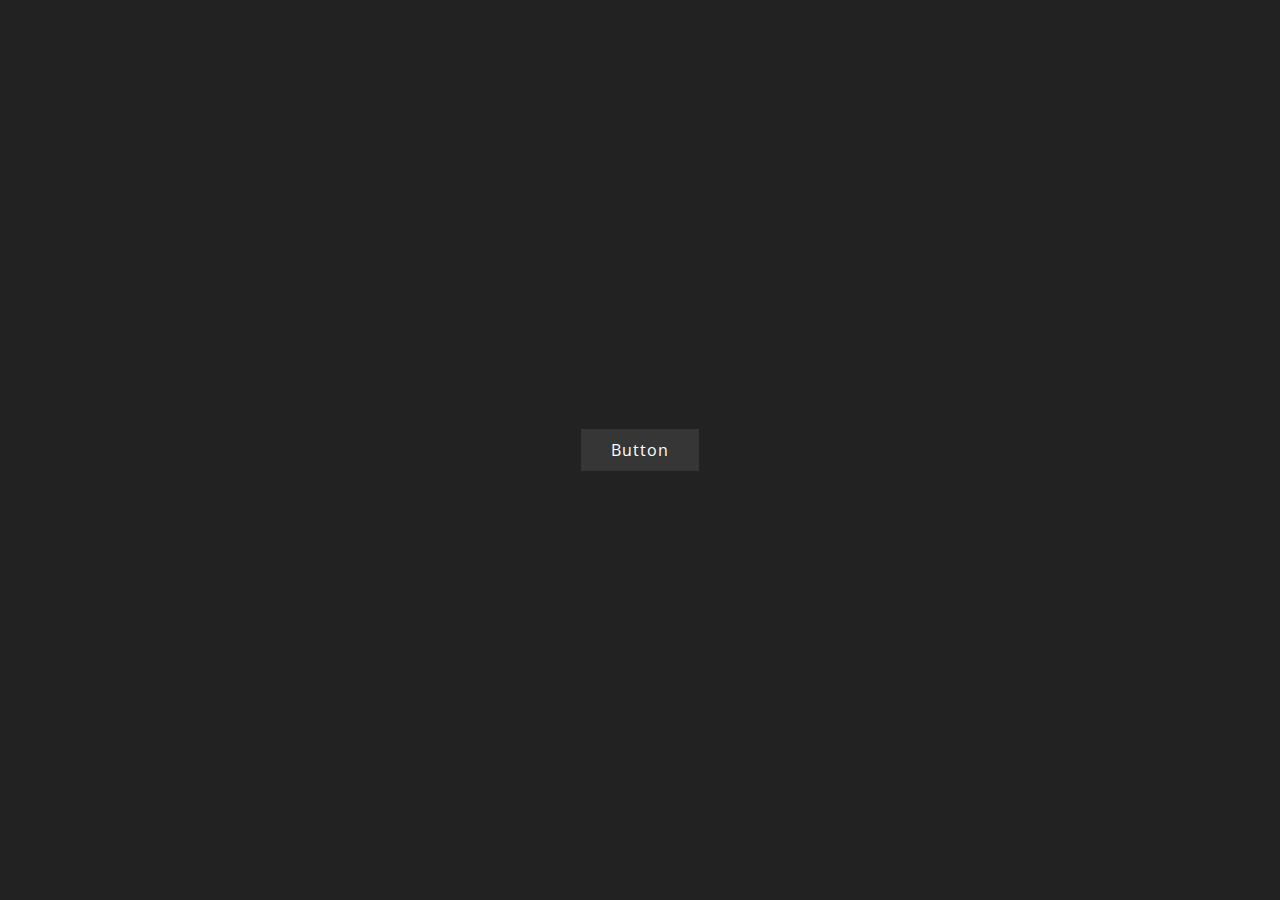
<file: Online Tutorials/Button Ripple Hover Effect/index.html>
<!DOCTYPE html>
<html>
<head>
	<title>Button Hover Effects</title>
	<link rel="stylesheet" type="text/css" href="style.css">
</head>
<body>
	<a href="#" class="btn"><span>Button</span></a>
	<script>
		const btn = document.querySelector('.btn');
		btn.onmousemove = function(e){
			const x = e.pageX - btn.offsetLeft;
			const y = e.pageY - btn.offsetTop;

			btn.style.setProperty('--x', x + 'px');
			btn.style.setProperty('--x', y + 'px');
		}
	</script>
</body>
</html>
</file>
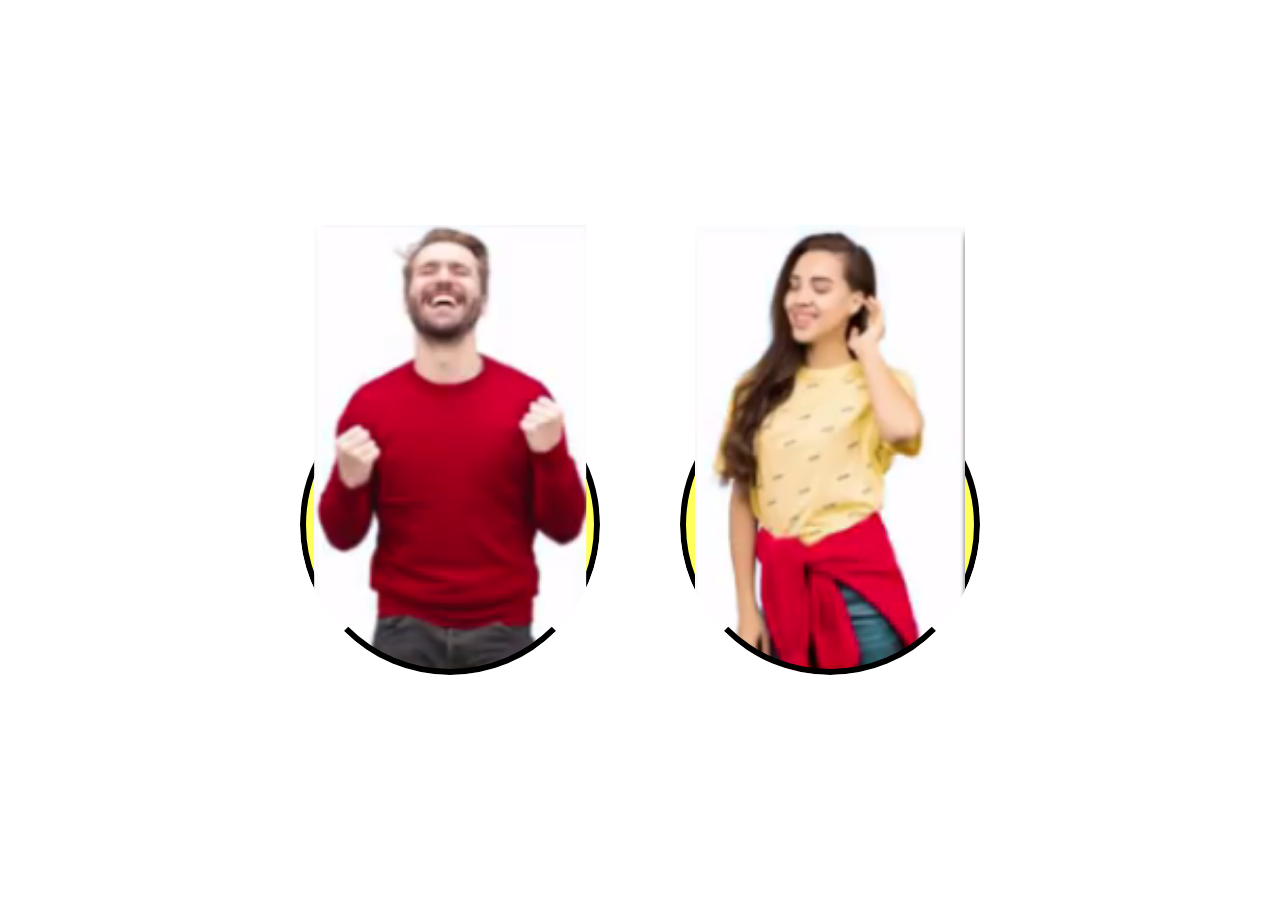
<file: Online Tutorials/popout circle/index.html>
<!DOCTYPE html>
<html>
<head>
	<title>CSS Circle Popouet Image</title>
	<link rel="stylesheet" type="text/css" href="style.css">
</head>
<body>
	<div class="container">
		<div class="box">
			<div class="circle">
				<img src="img1.png">
			</div>
			<img src="img1.png">
		</div>
		<div class="box">
			<div class="circle">
				<img src="img2.png">
			</div>
			<img src="img2.png">
		</div>
	</div>
</body>
</html>
</file>
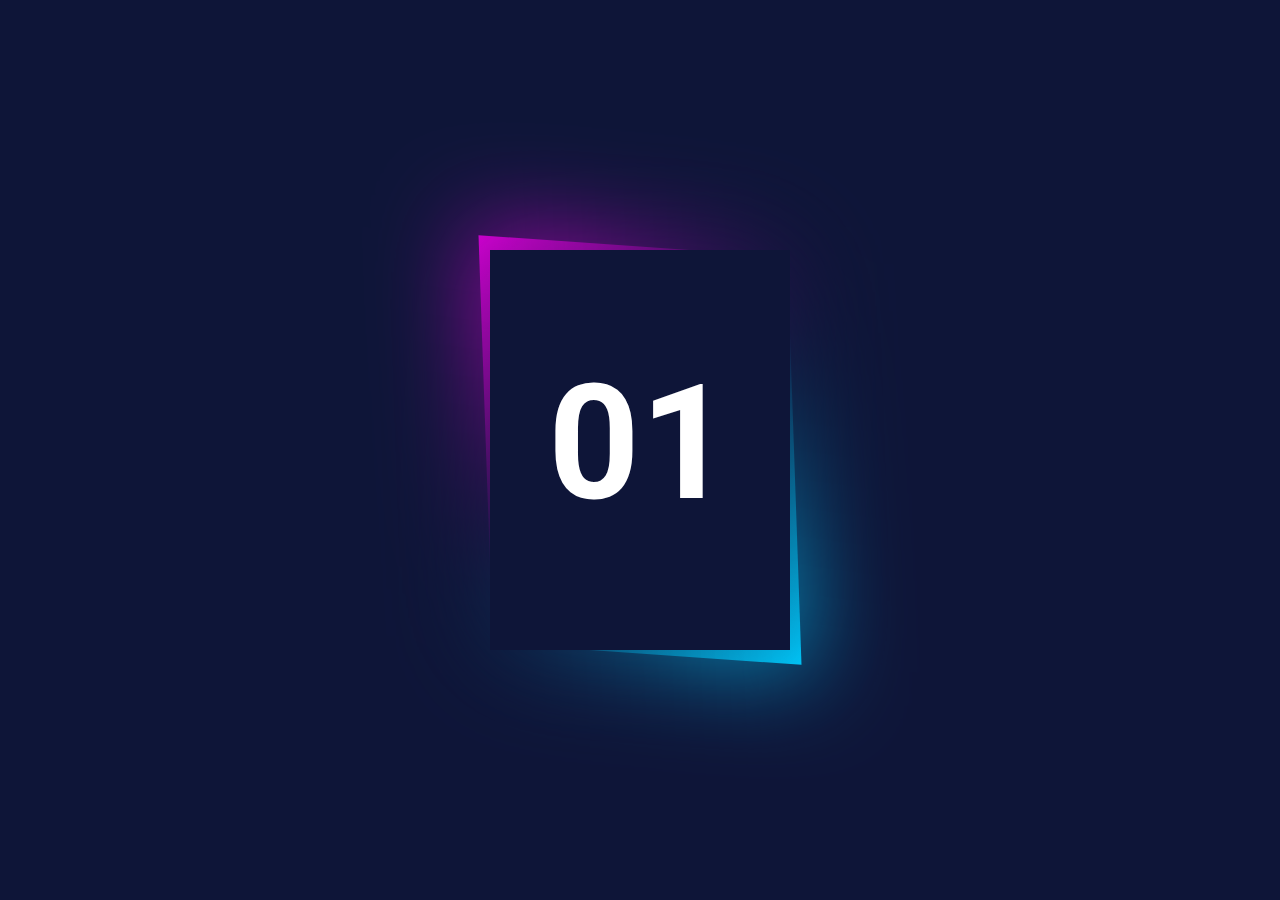
<file: Online Tutorials/Quick CSS Trick/index.html>
<html>
    <head>
        <title>Quick CSS Border Trick</title>
        <link rel="stylesheet" href="style.css">
    </head>
    <body>
        <div class="box">
            <span>
                <h2>01</h2>
            </span>
        </div>
    </body>
</html>
</file>
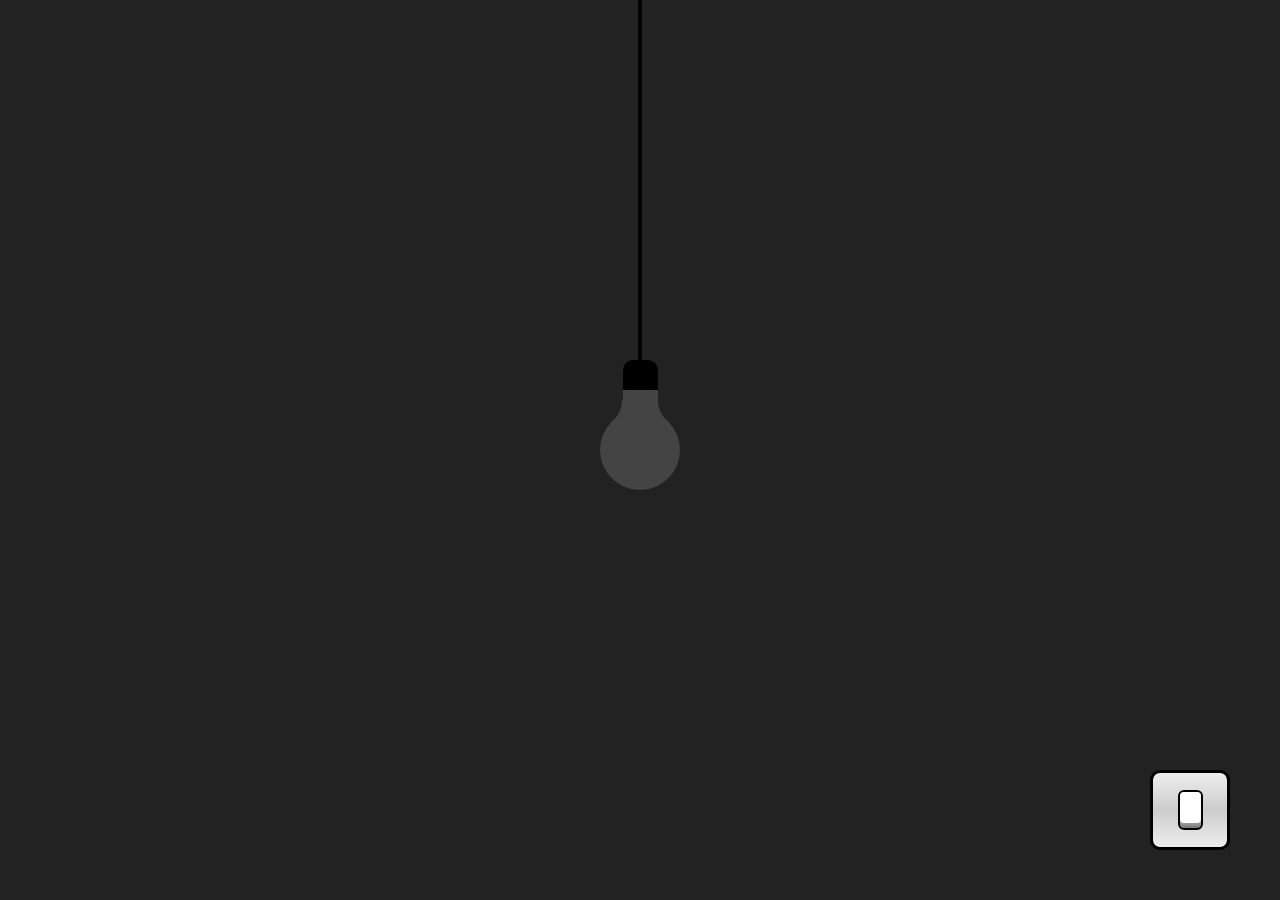
<file: Online Tutorials/Switch on Bulb/index.html>
<!DOCTYPE html>
<html>
<head>
	<meta charset="UTF-8">
	<title>Light Bulb ON/Off with sound</title>
	<link rel="stylesheet" type="text/css" href="style.css">
</head>
<body>
	<div class="light">
		<div class="wire"></div>
		<div class="bulb">
			<span></span>
			<span></span>
		</div>
		<div class="switch">
			<div class="btn"></div>
		</div>
	</div>
	<!-- Add sound on click -->
	<audio id="audio" src="click.mp3" autostart="false"></audio>
	<script>
		let btn = document.querySelector('.btn');
		let body = document.querySelector('body');
		let audio = document.querySelector('#audio');
		btn.onclick = function(){
			body.classList.toggle('on');
			audio.play();
		}
	</script>
</body>
</html>
</file>
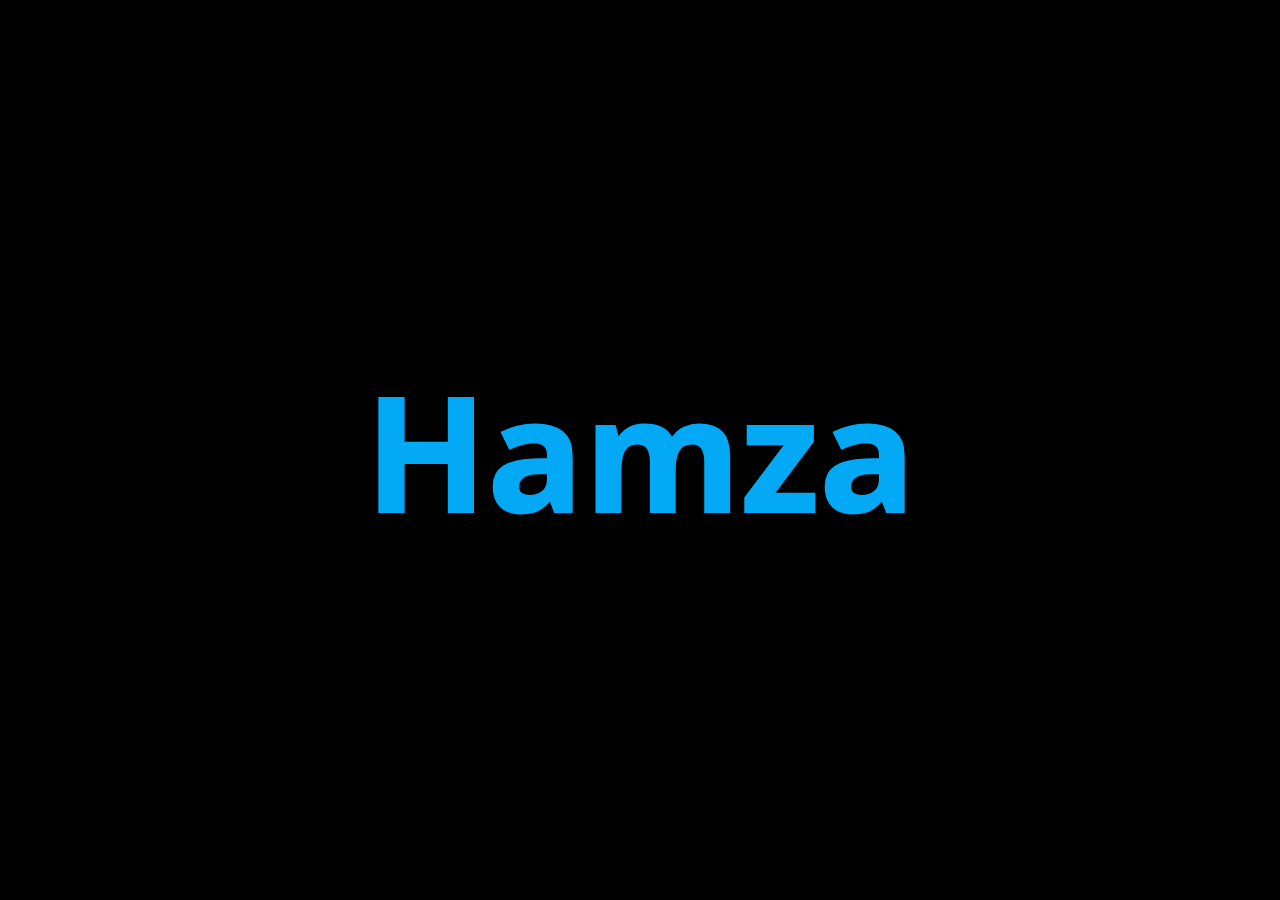
<file: Online Tutorials/Water/index.html>
<!DOCTYPE html>
<html lang="en">
<head>
	<meta charset="utf-8">
	<title>Home</title>
	<link rel="stylesheet" href="style.css">
</head>
<body>
	<div class="content">
		<h2>Hamza</h2>
		<h2>Hamza</h2>
	</div>
</body>
</html>
</file>
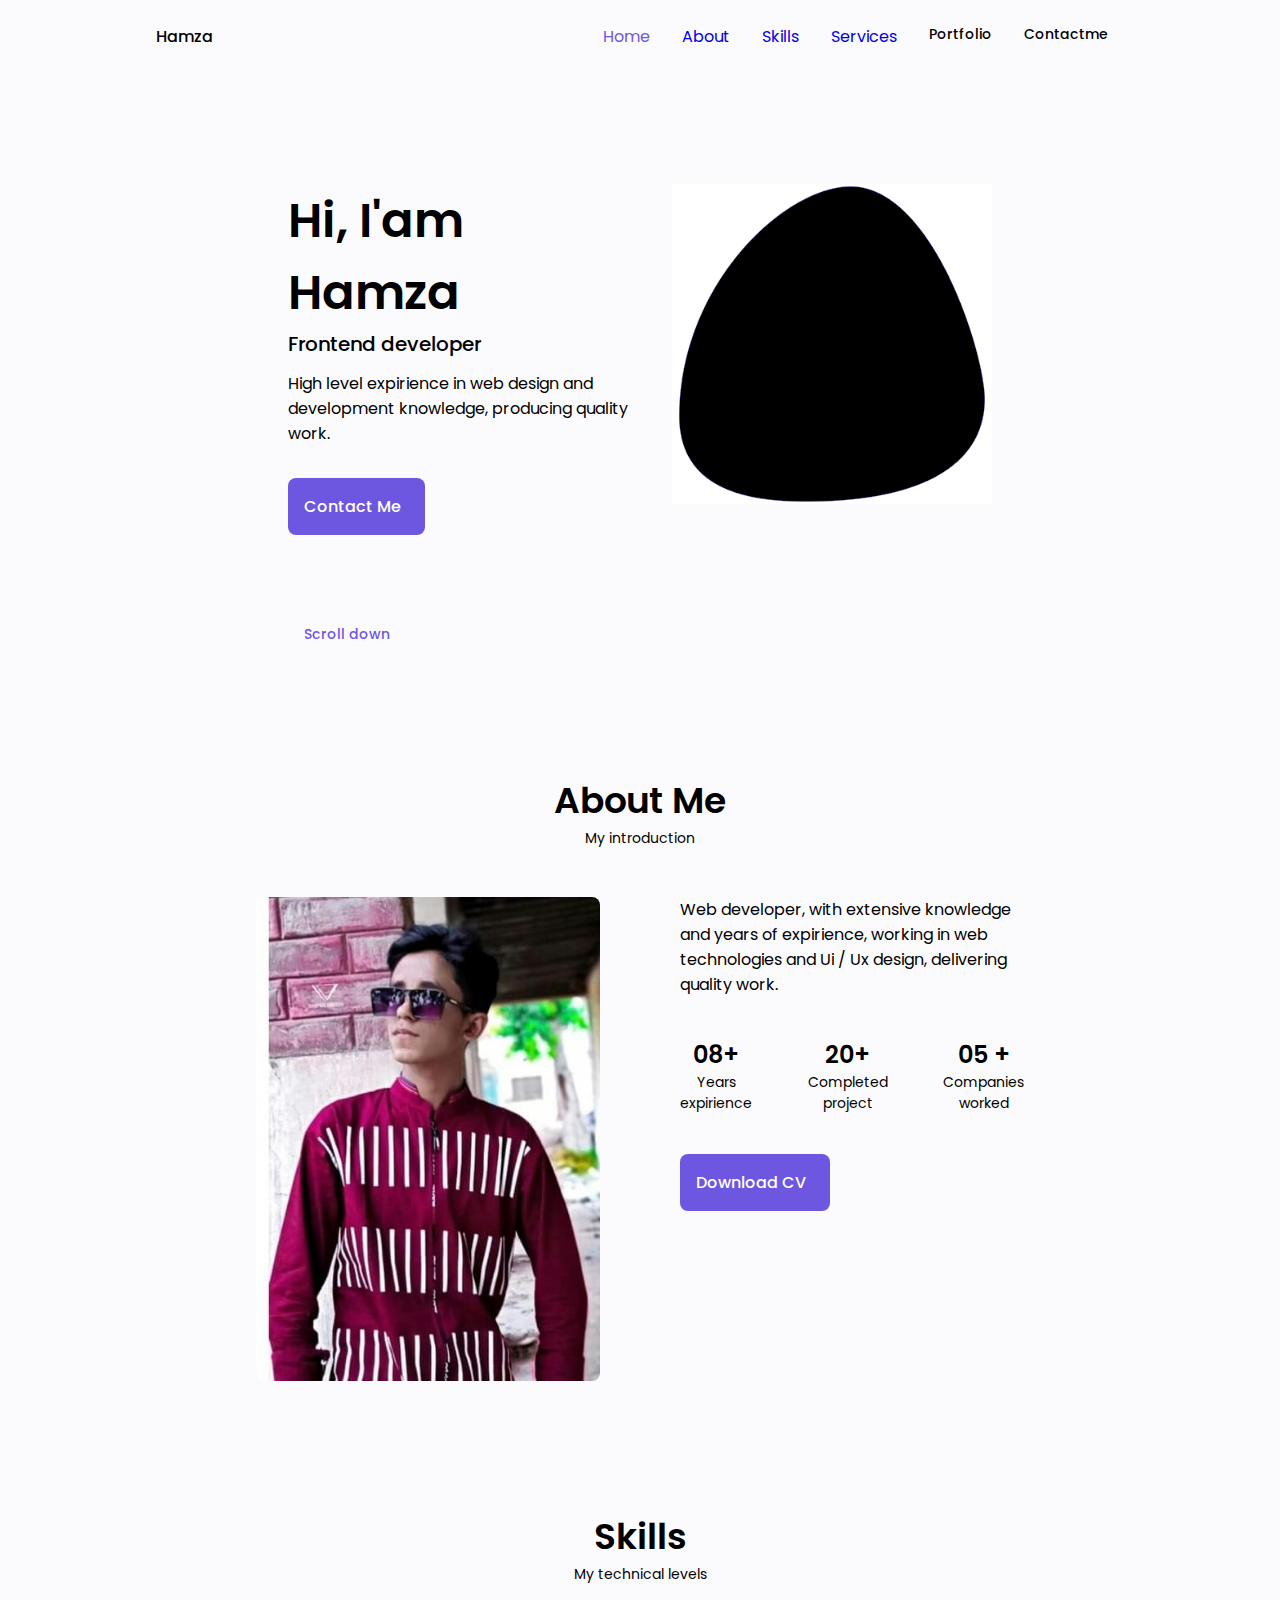
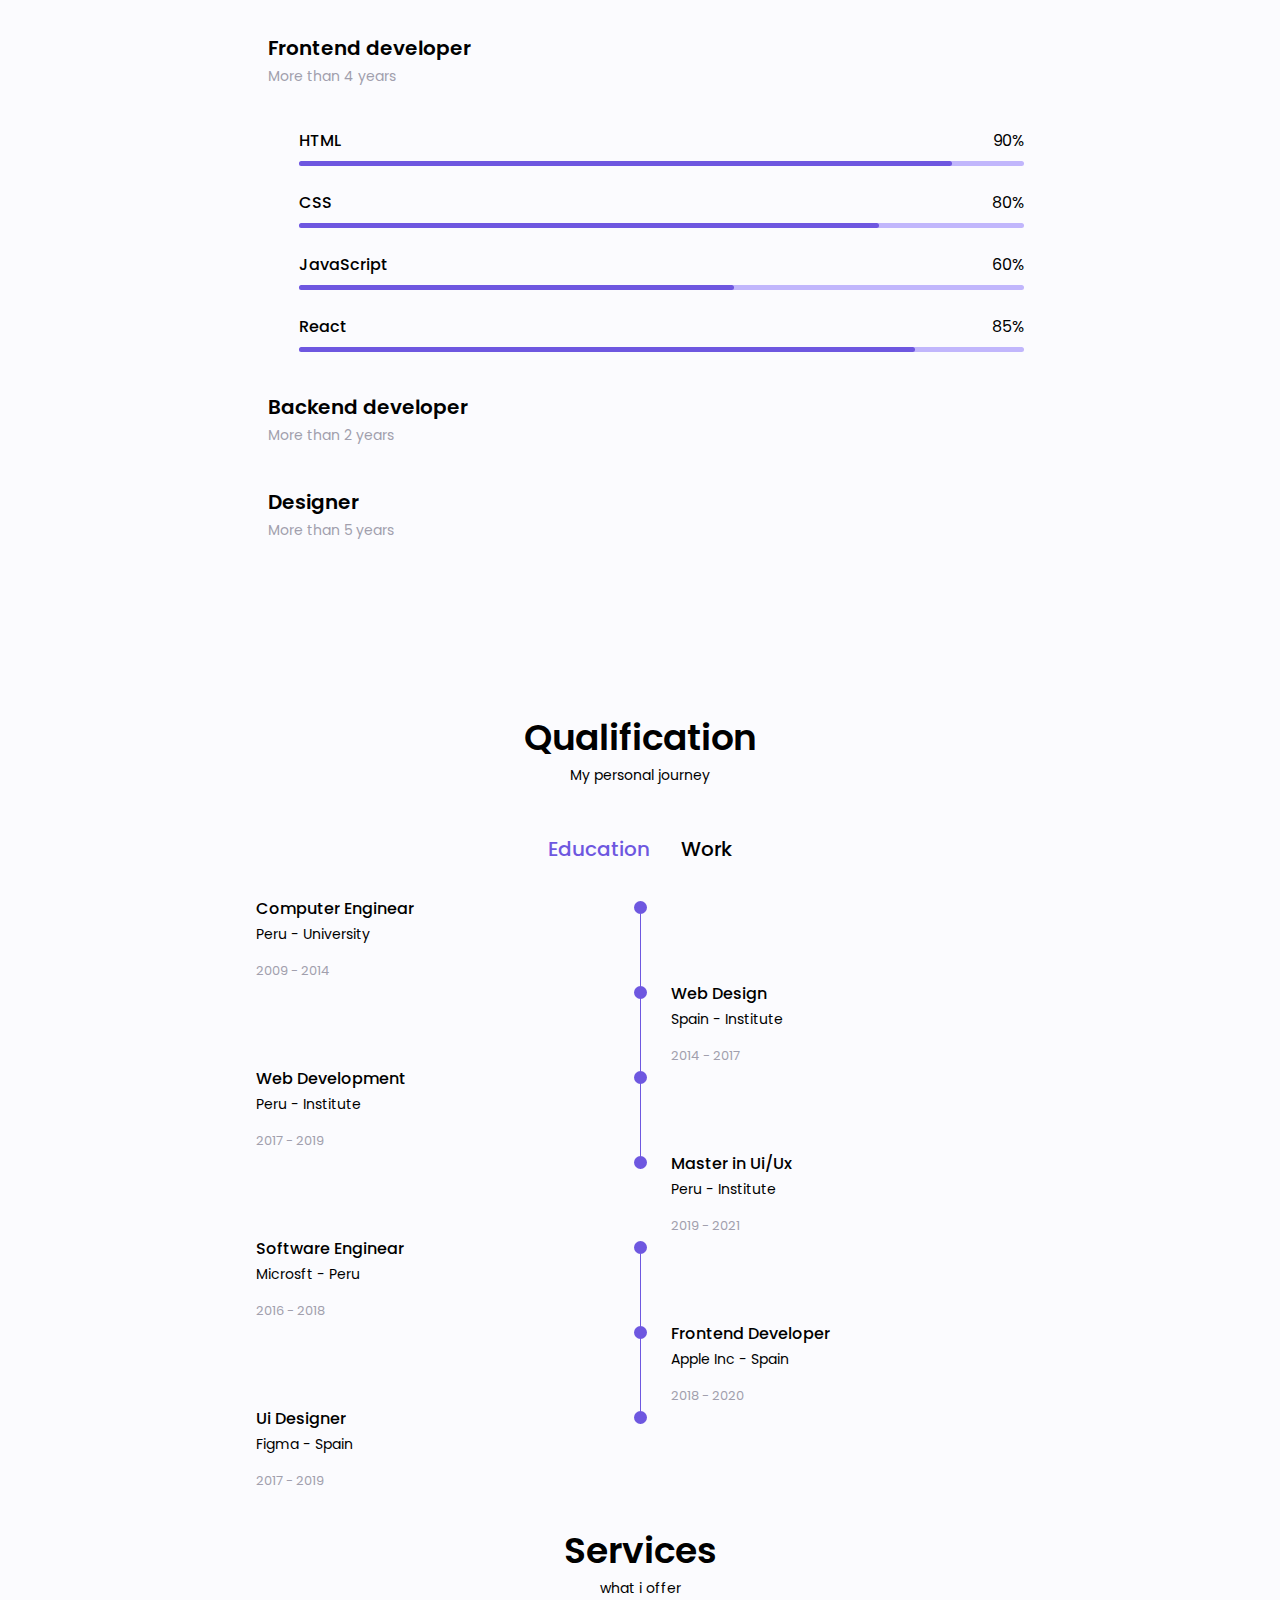
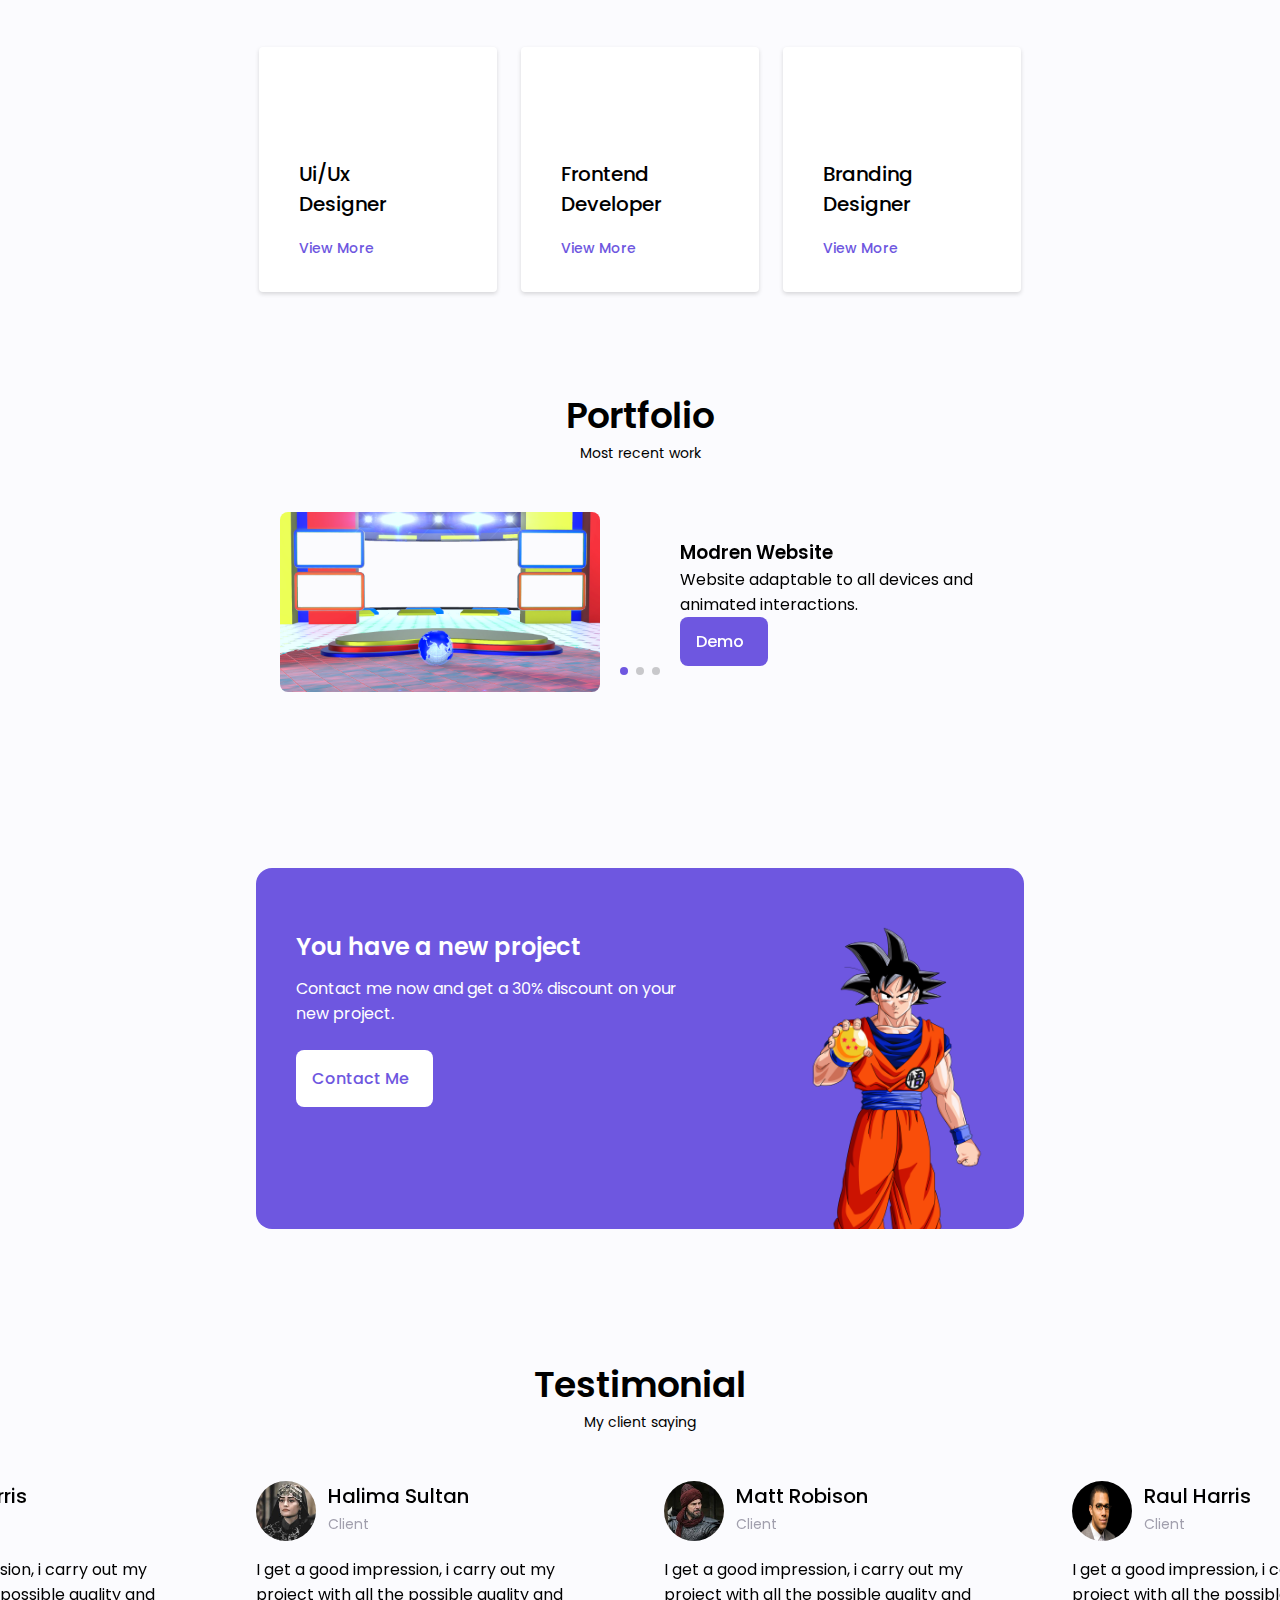
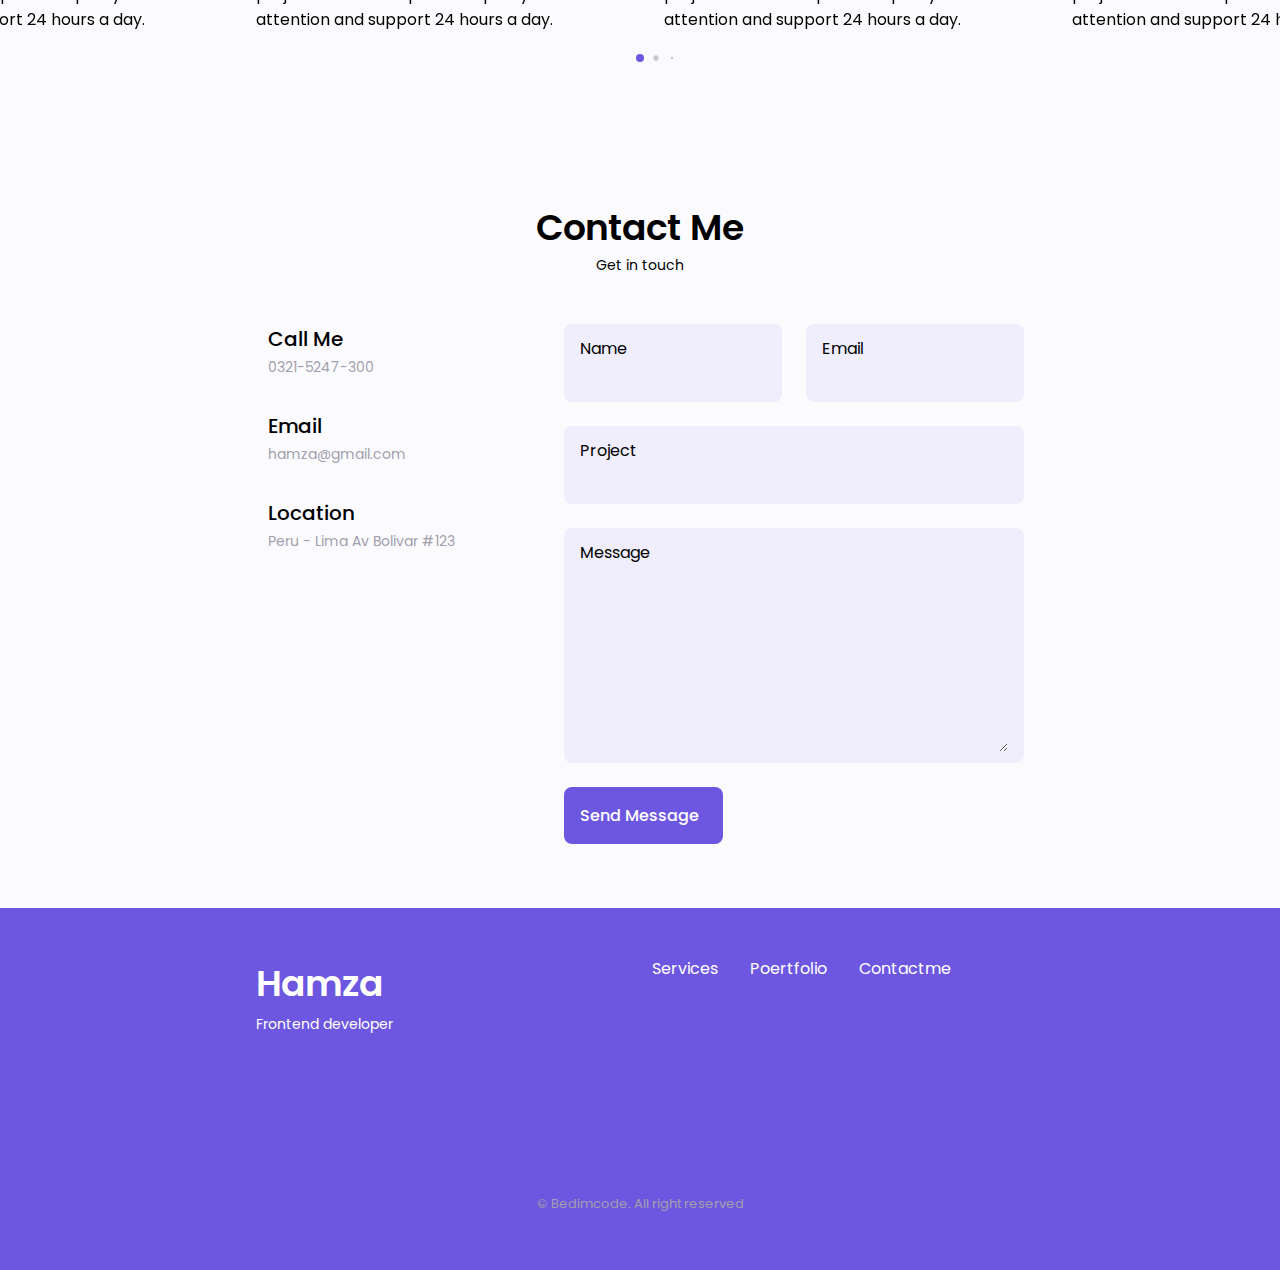
<file: see video link/assets/index.html>
<!DOCTYPE html>
<html lang="en">
<head>
	<meta charset="utf-8">
	 <meta name="viewport" content="width=device-width, initial-scale=1">

	 <!-- ================ UNICONS ================ -->
	 <link rel="stylesheet" href="https://unicons.iconscout.com/release/v4.0.0/css/line.css">


	 <!-- =================== SWIPER CSS =================== -->
	 <link rel="stylesheet" href="css/swiper-bundle.min.css">

	 <!-- ============ CSS ============ -->
	 <link rel="stylesheet" type="text/css" href="css/style.css">

	<title>Responsive Portfolio Website</title>
	<link rel="stylesheet" type="text/css" href="sass/style.scss">
</head>
<body>
	<!-- ================ HEADER ================ -->
	<header class="header" id="header">
		<nav class="nav container">
			<a href="#" class="nav_logo">Hamza</a>

			<div class="nav_menu" id="nav-menu">
				<ul class="nav_list grid">
					<li class="nav_item">
						<a href="#home" class="nav-link active_link">
							<i class="uil uil-estate nav_icon"></i> Home
						</a>
					</li>
					<li class="nav_item">
						<a href="#about" class="nav-link">
							<i class="uil uil-user nav_icon"></i> About
						</a>
					</li>
					<li class="nav_item">
						<a href="#skills" class="nav-link">
							<i class="uil uil-file-alt nav_icon"></i> Skills
						</a>
					</li>
					<li class="nav_item">
						<a href="#services" class="nav-link">
							<i class="uil uil-briefcase-alt nav_icon"></i> Services
						</a>
					</li>
					<li class="nav_item">
						<a href="#portfolio" class="nav_link">
							<i class="uil uil-scenery nav_icon"></i> Portfolio
						</a>
					</li>
					<li class="nav_item">
						<a href="#contact" class="nav_link">
							<i class="uil uil-message nav_icon"></i> Contactme
						</a>
					</li>
				</ul>
				<i class="uil uil-times nav_close" id="nav-close"></i>
			</div>

			<div class="nav_btns">
				<!-- Theme change button -->
				<i class="uil uil-moon change-theme theme-button" id="theme-button"></i>

				<div class="nav_toggle" id="nav-toggle">
					<i class="uil uil-apps"></i>
				</div>
			</div>
		</nav>
	</header>

<!-- ================ MAIN ================ -->
<main class="main">
	<!-- ============== HOME ============== -->
		<section class="home section" id="home">
			<div class="home_container container grid">
				<div class="home_content grid">
					<div class="home_social">
						<a href="https://www.linkedin.com/" target="blank" class="home_social-icon">
							<i class="uil uil-linkedin-alt nav_icon"></i>
						</a>

						<a href="https://www.dribbble.com/" target="blank" class="home_social-icon">
							<i class="uil uil-dribbble nav_icon"></i>
						</a>

						<a href="https://www.github.com/" target="blank" class="home_social-icon">
							<i class="uil uil-github-alt nav_icon"></i>
						</a>
					</div>

					<div class="home_img">
						<img class="home_blob" X="8" Y="12" src="img/bolb.png">
						<image class="home_blob-img" xlink:href="img/icon.png">
					</div>

					<div class="home_data">
						<h1 class="home_title">Hi, I'am Hamza</h1>
						<h3 class="home_subtitle">Frontend developer</h3>
						<p class="home_discription">High level expirience in web design and development knowledge, producing quality work.</p>
						<a href="#contact" class="button button--flex">
							Contact Me <i class="uil   uil-message button_icon"></i>
						</a>
					</div>
				</div>

				<div class="home_scroll">
					<a href="#about" class="home_scroll-button button--flex">
						<i class="uil uil-mouse-alt home_scroll-mouse"></i>
						<span class="home_scroll-name">Scroll down</span>
						<i class="uil uil-arrow-down home_scroll-arrow"></i>
					</a>
				</div>
			</div>
		</section>

	<!-- ============== ABOUT ============== -->
	<section class="about section" id="about">
		<h2 class="section_title">About Me</h2>
		<span class="section_subtitle">My introduction</span>

		<div class="about_container container grid">
			<img src="img/hamza.jpg" alt="" class="about_img">

			<div class="abou_data">
				<p class="about_discription">Web developer, with extensive knowledge and years of expirience, working in web technologies and Ui / Ux design, delivering quality work.</p>

				<div class="about_info">
					<div>
						<span class="about_info-title">08+</span>
						<span class="about_info-name">Years <br> expirience</span>
					</div>

					<div>
						<span class="about_info-title">20+</span>
						<span class="about_info-name">Completed <br> project</span>
					</div>

					<div>
						<span class="about_info-title">05 +</span>
						<span class="about_info-name">Companies <br> worked</span>
					</div>
				</div>


				<div class="about_buttons">
					<a download="" href="pdf/Hamza-Cv.pdf" class="button button--flex">
						Download CV<i class="uil uil-download-alt button_icon"></i>
					</a>
				</div>
			</div>
		</div>
	</section>

	<!-- ============== SKILLS ============== -->
	<section class="skills section" id="skills">
		<h2 class="section_title">Skills</h2>
		<span class="section_subtitle">My technical levels</span>

		<div class="skills_container container grid">
			<div>
				<!-- ============== SKILLS 1 ============== -->
				<div class="skills_content skills_open">
					<div class="skills_header">
						<i class="uil uil-brackets-curly skills_icon"></i>

						<div>
							<h1 class="skills_title">Frontend developer</h1>
							<span class="skills_subtitle">More than 4 years</span>
						</div>

						<i class="uil uil-angle-down skills_arrow"></i>
					</div>
					<div class="skills_list grid">
						<div class="skills_data">
							<div class="skills_titles">
								<h3 class="skills_name">HTML</h3>
								<span class="skills_number">90%</span>
							</div>
							<div class="skills_bar">
								<span class="skills_percentage skills_html"></span>
							</div>
						</div>

						<div class="skills_data">
							<div class="skills_titles">
								<h3 class="skills_name">CSS</h3>
								<span class="skills_number">80%</span>
							</div>
							<div class="skills_bar">
								<span class="skills_percentage skills_css"></span>
							</div>
						</div>

						<div class="skills_data">
							<div class="skills_titles">
								<h3 class="skills_name">JavaScript</h3>
								<span class="skills_number">60%</span>
							</div>
							<div class="skills_bar">
								<span class="skills_percentage skills_js"></span>
							</div>
						</div>

						<div class="skills_data">
							<div class="skills_titles">
								<h3 class="skills_name">	React</h3>
								<span class="skills_number">85%</span>
							</div>
							<div class="skills_bar">
								<span class="skills_percentage skills_react"></span>
							</div>
						</div>
					</div>
				</div>

				<!-- ============== SKILLS 2 ============== -->
				<div class="skills_content skills_close">
					<div class="skills_header">
						<i class="uil uil-server-network skills_icon"></i>

						<div>
							<h1 class="skills_title">Backend developer</h1>
							<span class="skills_subtitle">More than 2 years</span>
						</div>

						<i class="uil uil-angle-down skills_arrow"></i> 
					</div>
					<div class="skills_list grid">
						<div class="skills_data">
							<div class="skills_titles">
								<h3 class="skills_name">PHP</h3>
								<span class="skills_number">80%</span>
							</div>
							<div class="skills_bar">
								<span class="skills_percentage skills_php"></span>
							</div>
						</div>

						<div class="skills_data">
							<div class="skills_titles">
								<h3 class="skills_name">Node Js</h3>
								<span class="skills_number">70%</span>
							</div>
							<div class="skills_bar">
								<span class="skills_percentage skills_node"></span>
							</div>
						</div>

						<div class="skills_data">
							<div class="skills_titles">
								<h3 class="skills_name">Firebase</h3>
								<span class="skills_number">90%</span>
							</div>
							<div class="skills_bar">
								<span class="skills_percentage skills_firebase"></span>
							</div>
						</div>

						<div class="skills_data">
							<div class="skills_titles">
								<h3 class="skills_name">Python</h3>
								<span class="skills_number">55%</span>
							</div>
							<div class="skills_bar">
								<span class="skills_percentage skills_python"></span>
							</div>
						</div>
					</div>
				</div>
			</div>

			<div>
				<!-- ============== SKILLS 3 ============== -->
				<div class="skills_content skills_close">
					<div class="skills_header">
						<i class="uil uil-swatchbook skills_icon"></i>

						<div>
							<h1 class="skills_title">Designer</h1>
							<span class="skills_subtitle">More than 5 years</span>
						</div>

						<i class="uil uil-angle-down skills_arrow"></i>
					</div>
					<div class="skills_list grid">
						<div class="skills_data">
							<div class="skills_titles">
								<h3 class="skills_name">Figma</h3>
								<span class="skills_number">90%</span>
							</div>
							<div class="skills_bar">
								<span class="skills_percentage skills_figma"></span>
							</div>
						</div>

						<div class="skills_data">
							<div class="skills_titles">
								<h3 class="skills_name">Sketch</h3>
								<span class="skills_number">85%</span>
							</div>
							<div class="skills_bar">
								<span class="skills_percentage skills_sketch"></span>
							</div>
						</div>

						<div class="skills_data">
							<div class="skills_titles">
								<h3 class="skills_name">Photoshop</h3>
								<span class="skills_number">85%</span>
							</div>
							<div class="skills_bar">
								<span class="skills_percentage skills_photoshop"></span>
							</div>
						</div>
					</div>
				</div>
			</div>
		</div>
	</section>

	<!-- ============== QUALIFICATION ============== -->
	<section class="qualification section">
		<h2 class="section_title">Qualification</h2>
		<span class="section_subtitle">My personal journey</span>

		<div class="qualification_container container">
			<div class="qualification_tabs">
				<div class="qualification_button button--flex qualification_active" data-target="#education">
					<i class="uil uil-graduation-cap qualification_icon"></i>
					Education
				</div>
				<div class="qualification_button button--flex" data-target="#work">
					<i class="uil uil-briefcase-alt qualification_icon"></i>
					Work
				</div>
			</div>

			<div class="qualification_sections">
				<!-- ============== QUALIFICATION CONTENT 1 ============== -->
				<div class="qualification_content qualification_active" data-content id="education">
					<!-- ============== QUALIFICATION 1 ============== -->
					<div class="qualification_data">
						<div>
							<h3 class="qualification_title">Computer Enginear</h3>
							<span class="qualification_subtitle">Peru - University</span>
							<div class="qualification_calender">
								<i class="uil uil-calender-alt"></i>
								2009 - 2014
							</div>
						</div>

						<div>
							<span class="qualification_rounder"></span>
							<span class="qualification_line"></span>
						</div>
					</div>

					<!-- ============== QUALIFICATION 2 ============== -->
					<div class="qualification_data">
						<div></div>

						<div>
							<span class="qualification_rounder"></span>
							<span class="qualification_line"></span>
						</div>

						<div>
							<h3 class="qualification_title">Web Design</h3>
							<span class="qualification_subtitle">Spain - Institute</span>
							<div class="qualification_calender">
								<i class="uil uil-calender-alt"></i>
								2014 - 2017
							</div>
						</div>
					</div>

					<!-- ============== QUALIFICATION 3 ============== -->
					<div class="qualification_data">
						<div>
							<h3 class="qualification_title">Web Development</h3>
							<span class="qualification_subtitle">Peru - Institute</span>
							<div class="qualification_calender">
								<i class="uil uil-calender-alt"></i>
								2017 - 2019
							</div>
						</div>

						<div>
							<span class="qualification_rounder"></span>
							<span class="qualification_line"></span>
						</div>
					</div>

					<!-- ============== QUALIFICATION 4 ============== -->
					<div class="qualification_data">
						<div></div>

						<div>
							<span class="qualification_rounder"></span>
							<!-- <span class="qualification_line"></span> -->
						</div>
						<div>
							<h3 class="qualification_title">Master in Ui/Ux</h3>
							<span class="qualification_subtitle">Peru - Institute</span>
							<div class="qualification_calender">
								<i class="uil uil-calender-alt"></i>
								2019 - 2021
							</div>
						</div>
					</div>
				</div>

				<!-- ============== QUALIFICATION CONTENT 2 ============== -->
				<div class="qualification_content" data-content id="work">
					<!-- ============== QUALIFICATION 1 ============== -->
					<div class="qualification_data">
						<div>
							<h3 class="qualification_title">Software Enginear</h3>
							<span class="qualification_subtitle">Microsft - Peru</span>
							<div class="qualification_calender">
								<i class="uil uil-calender-alt"></i>
								2016 - 2018
							</div>
						</div>

						<div>
							<span class="qualification_rounder"></span>
							<span class="qualification_line"></span>
						</div>
					</div>

					<!-- ============== QUALIFICATION 2 ============== -->
					<div class="qualification_data">
						<div></div>

						<div>
							<span class="qualification_rounder"></span>
							<span class="qualification_line"></span>
						</div>

						<div>
							<h3 class="qualification_title">Frontend Developer</h3>
							<span class="qualification_subtitle">Apple Inc - Spain</span>
							<div class="qualification_calender">
								<i class="uil uil-calender-alt"></i>
								2018 - 2020
							</div>
						</div>
					</div>

					<!-- ============== QUALIFICATION 3 ============== -->
					<div class="qualification_data">
						<div>
							<h3 class="qualification_title">Ui Designer</h3>
							<span class="qualification_subtitle">Figma - Spain</span>
							<div class="qualification_calender">
								<i class="uil uil-calender-alt"></i>
								2017 - 2019
							</div>
						</div>

						<div>
							<span class="qualification_rounder"></span>
							<!-- <span class="qualification_line"></span> -->
						</div>
					</div>
				</div>
			</div>
		</div>
	</section>

	<!-- =========== SERVICES =========== -->
	<section class="services_section" id="services">
		<h2 class="section_title">Services</h2>
			<span class="section_subtitle">what i offer</span>

			<div class="services_container container grid">
				<!-- =========== SERVICES 1 =========== -->
				<div class="services_content">
					<div>
						<i class="uil uil-web-grid services_icon"></i>
						<h3 class="services_title">Ui/Ux <br> Designer</h3>
					</div>

					<span class="button button--flex button--small button--link services_button">
						View More
						<i class="uil uil-arrow-right button_icon"></i>
					</span>

					<div class="services_modal">
						<div class="services_modal-content">
							<h4 class="services_modal-title">Ui/Ux <br> Designer</h4>
							<i class="uil uil-times services_modal-close"></i>

							<ul class="services_modal-services grid">
								<li class="services_modal-services">
									<i class="uil uil-check-circle services_modal-icon"></i>
									<p>I develop the user interface.</p>
								</li>
								<li class="services_modal-services">
									<i class="uil uil-check-circle services_modal-icon"></i>
									<p>Web page development.</p>
								</li>
								<li class="services_modal-services">
									<i class="uil uil-check-circle services_modal-icon"></i>
									<p>I create ux element interaction.</p>
								</li>
								<li class="services_modal-services">
									<i class="uil uil-check-circle services_modal-icon"></i>
									<p>I position your company brand.</p>
								</li>
							</ul>
						</div>
					</div>
				</div>

				<!-- =========== SERVICES 2 =========== -->
				<div class="services_content">
					<div>
						<i class="uil uil-arrow services_icon"></i>
						<h3 class="services_title">Frontend <br> Developer</h3>
					</div>

					<span class="button button--flex button--small button--link services_button">
						View More
						<i class="uil uil-arrow-right button_icon"></i>
					</span>

					<div class="services_modal">
						<div class="services_modal-content">
							<h4 class="services_modal-title">Frontend <br> Developer</h4>
							<i class="uil uil-times services_modal-close"></i>

							<ul class="services_modal-services grid">
								<li class="services_modal-services">
									<i class="uil uil-check-circle services_modal-icon"></i>
									<p>I develop the user interface.</p>
								</li>
								<li class="services_modal-services">
									<i class="uil uil-check-circle services_modal-icon"></i>
									<p>Web page development.</p>
								</li>
								<li class="services_modal-services">
									<i class="uil uil-check-circle services_modal-icon"></i>
									<p>I create ux element interaction.</p>
								</li>
								<li class="services_modal-services">
									<i class="uil uil-check-circle services_modal-icon"></i>
									<p>I position your company brand.</p>
								</li>
							</ul>
						</div>
					</div>
				</div>

				<!-- =========== SERVICES 3 =========== -->
				<div class="services_content">
					<div>
						<i class="uil uil-pen services_icon"></i>
						<h3 class="services_title">Branding <br> Designer</h3>
					</div>

					<span class="button button--flex button--small button--link services_button">
						View More
						<i class="uil uil-arrow-right button_icon"></i>
					</span>

					<div class="services_modal">
						<div class="services_modal-content">
							<h4 class="services_modal-title">Branding <br> Designer</h4>
							<i class="uil uil-times services_modal-close"></i>

							<ul class="services_modal-services grid">
								<li class="services_modal-services">
									<i class="uil uil-check-circle services_modal-icon"></i>
									<p>I develop the user interface.</p>
								</li>
								<li class="services_modal-services">
									<i class="uil uil-check-circle services_modal-icon"></i>
									<p>Web page development.</p>
								</li>
								<li class="services_modal-services">
									<i class="uil uil-check-circle services_modal-icon"></i>
									<p>I create ux element interaction.</p>
								</li>
								<li class="services_modal-services">
									<i class="uil uil-check-circle services_modal-icon"></i>
									<p>I position your company brand.</p>
								</li>
							</ul>
						</div>
					</div>
				</div>
			</div>
	</section>

	<!-- ============== PORTFOLIO ============== -->
	<section class="portfolio section" id="portfolio">
		<h2 class="section_title">Portfolio</h2>
		<span class="section_subtitle">Most recent work</span>

		<div class="portfolio_container container swiper-container" style="position: relative;">
			<div class="swiper-wrapper">
				<!-- ============== PORTFOLIO 1 ============== -->
				<div class="portfolio_content grid swiper-slide">
					<img src="img/portfolio1.png" alt="" class="portfolio_img">

					<div class="portfolio_data">
						<h3 class="Portfolio_title">Modren Website</h3>
						<p class="Portfolio_discription">Website adaptable to all devices and animated interactions.</p>
						<a href="#" class="button button--flex button--small Portfolio_button">
							Demo
							<i class="uil uil-arrow-right button_icon"></i>
						</a>
					</div>
				</div>

				<!-- ============== PORTFOLIO 2 ============== -->
				<div class="portfolio_content grid swiper-slide">
					<img src="img/portfolio2.png" alt="" class="portfolio_img">

					<div class="portfolio_data">
						<h3 class="Portfolio_title">Brand Design</h3>
						<p class="Portfolio_discription">Website adaptable to all devices and animated interactions.</p>
						<a href="#" class="button button--flex button--small Portfolio_button">
							Demo
							<i class="uil uil-arrow-right button_icon"></i>
						</a>
					</div>
				</div>

				<!-- ============== PORTFOLIO 3 ============== -->
				<div class="portfolio_content grid swiper-slide">
					<img src="img/portfolio3.jpg" alt="" class="portfolio_img">

					<div class="portfolio_data">
						<h3 class="Portfolio_title">Online Store</h3>
						<p class="Portfolio_discription">Website adaptable to all devices and animated interactions.</p>
						<a href="#" class="button button--flex button--small Portfolio_button">
							Demo
							<i class="uil uil-arrow-right button_icon"></i>
						</a>
					</div>
				</div>
			</div>

			<!-- Add Arrows -->
			<div class="swiper-button-next">
				<i class="uil uil-angle-right-b swiper-portfolio-icon"></i>
			</div>
			<div class="swiper-button-prev">
				<i class="uil uil-angle-left-b swiper-portfolio-icon"></i>
			</div>

			<!-- Add Pagination -->
			<div class="swiper-pagination"></div>
		</div>
	</section>


	<!-- ============== PROJECT IN MIND ============== -->
	 <section class="project section">
	 	<div class="project_bg">
	 		<div class="project_container container grid">
	 			<div class="project_data">
	 				<h2 class="project_title">You have a new project</h2>
	 				<p class="project_discription">Contact me now and get a 30% discount on your new project.</p>
	 				<a href="#contact" class="button button--flex button--white">
	 					Contact Me
	 					<i class="uil uil-message project_icon button_icon"></i>
	 				</a>
	 			</div>

	 			<img src="img/project.png" alt="" class="project_img">
	 		</div>
	 	</div>
	 </section>

	<!-- ============== TESTIMONIAL ============== -->
	<section class="testimonial section">
		<h2 class="section_title">Testimonial</h2>
		<span class="section_subtitle">My client saying</span>

		<div class="testimonial_container container swiper-container" style="position: relative;">
			<div class="swiper-wrapper">
				<!-- ============== TESTIMONIAL 1 ============== -->
				<div class="testimonial_content swiper-slide">
					<div class="testimonial_data">
						<div class="testimonial_header">
							<img src="img/testimonial1.jpg" alt="" class="testimonial_img">

							<div>
								<h3 class="testimonial_name">Halima Sultan</h3>
								<span class="testimonial_client">Client</span>
							</div>
						</div>

						<div>
							<i class="uil uil-star testimonial_icon-star"></i>
							<i class="uil uil-star testimonial_icon-star"></i>
							<i class="uil uil-star testimonial_icon-star"></i>
							<i class="uil uil-star testimonial_icon-star"></i>
							<i class="uil uil-star testimonial_icon-star"></i>
						</div>
					</div>

					<p class="testimonial_discription">I get a good impression, i carry out my
					 project with all the possible quality and attention and
					  support 24 hours a day.</p>
				</div>

				<!-- ============== TESTIMONIAL 2 ============== -->
				<div class="testimonial_content swiper-slide">
					<div class="testimonial_data">
						<div class="testimonial_header">
							<img src="img/testimonial2.jpg" alt="" class="testimonial_img">

							<div>
								<h3 class="testimonial_name">Matt Robison</h3>
								<span class="testimonial_client">Client</span>
							</div>
						</div>

						<div>
							<i class="uil uil-star testimonial_icon-star"></i>
							<i class="uil uil-star testimonial_icon-star"></i>
							<i class="uil uil-star testimonial_icon-star"></i>
							<i class="uil uil-star testimonial_icon-star"></i>
							<i class="uil uil-star testimonial_icon-star"></i>
						</div>
					</div>

					<p class="testimonial_discription">I get a good impression, i carry out my
					 project with all the possible quality and attention and
					  support 24 hours a day.</p>
				</div>

				<!-- ============== TESTIMONIAL 3 ============== -->
				<div class="testimonial_content swiper-slide">
					<div class="testimonial_data">
						<div class="testimonial_header">
							<img src="img/testimonial3.jpg" alt="" class="testimonial_img">

							<div>
								<h3 class="testimonial_name">Raul Harris</h3>
								<span class="testimonial_client">Client</span>
							</div>
						</div>

						<div>
							<i class="uil uil-star testimonial_icon-star"></i>
							<i class="uil uil-star testimonial_icon-star"></i>
							<i class="uil uil-star testimonial_icon-star"></i>
							<i class="uil uil-star testimonial_icon-star"></i>
							<i class="uil uil-star testimonial_icon-star"></i>
						</div>
					</div>

					<p class="testimonial_discription">I get a good impression, i carry out my
					 project with all the possible quality and attention and
					  support 24 hours a day.</p>
				</div>
			</div>

			<!-- Add Pagination -->
			<div class="swiper-pagination swiper-pagination-testimonial"></div>
		</div>
	</section>

	<!-- ============== CONTACT ME ============== -->
	<section class="contact section">
		<h2 class="section_title">Contact Me</h2>
		<span class="section_subtitle">Get in touch</span>

		<div class="contact_container container grid">
			<div>
				<div class="contact_information">
					<i class="uil uil-phone contact_icon"></i>

					<div>
						<h3 class="contact_title">Call Me</h3>
						<span class="contact_subtitle">0321-5247-300</span>
					</div>
				</div>

				<div class="contact_information">
					<i class="uil uil-envelope contact_icon"></i>

					<div>
						<h3 class="contact_title">Email</h3>
						<span class="contact_subtitle">hamza@gmail.com</span>
					</div>
				</div>

				<div class="contact_information">
					<i class="uil uil-map-marker contact_icon"></i>

					<div>
						<h3 class="contact_title">Location</h3>
						<span class="contact_subtitle">Peru - Lima Av Bolivar #123</span>
					</div>
				</div>
			</div>

			<form action="" class="contact_form grid">
				<div class="contact_inputs grid">
					<div class="contact_content">
						<label for="" class="contact_label">Name</label>
						<input type="text" class="contact_input">
					</div>
					<div class="contact_content">
						<label for="" class="contact_label">Email</label>
						<input type="email" class="contact_input">
					</div>
				</div>
				<div class="contact_content">
					<label for="" class="contact_label">Project</label>
					<input type="text" class="contact_input">
				</div>
				<div class="contact_content">
					<label for="" class="contact_label">Message</label>
					<textarea name="" id="" cols="0" rows="7" class="contact_input"></textarea>
				</div>

				<div>
					<a href="#" class="button button--flex">
						Send Message
						<i class="uil uil-message button_icon"></i>
					</a>
				</div>
			</form>
		</div>
	</section>
</main>

	<!-- ================ FOOTER ================ -->
	<footer class="footer">
		<div class="footer_bg">
			<div class="footer_container container grid">
				<div>
					<h1 class="footer_title">Hamza</h1>
					<span class="footer_subtitle">Frontend developer</span>
				</div>

				<ul class="footer_links">
					<li>
						<a href="#services" class="footer_link">Services</a>
					</li>
					<li>
						<a href="#portfolio" class="footer_link">Poertfolio</a>
					</li>
					<li>
						<a href="#contact" class="footer_link">Contactme</a>
					</li>
				</ul>

				<div class="footer_socials">
					<a href="https://www.facebook.com/" target="_blank" class="footer_social">
						<i class="uil uil-facebook-f"></i>
					</a>

					<a href="https://www.instagram.com/" target="_blank" class="footer_social">
						<i class="uil uil-instagram"></i>
					</a>

					<a href="https://www.twitter.com/" target="_blank" class="footer_social">
						<i class="uil uil-twitter-alt"></i>
					</a> 
				</div>
			</div>

			<p class="footer_copy">&#169; Bedimcode. All right reserved</p>
		</div>
	</footer>

	<!-- ================ SCROLL TOP ================ -->
	<a href="#" class="scrollup" id="scroll-up">
		<i class="uil uil-arrow-up scrollup_icon"></i>
	</a>

	<!-- ================ WSIPER JS ================ -->
	<script src="js/swiper-bundle.min.js"></script>

	<!-- ================ MAIN JS ================ -->
	<script src="js/main.js"></script>
</body>
</html>
</file>
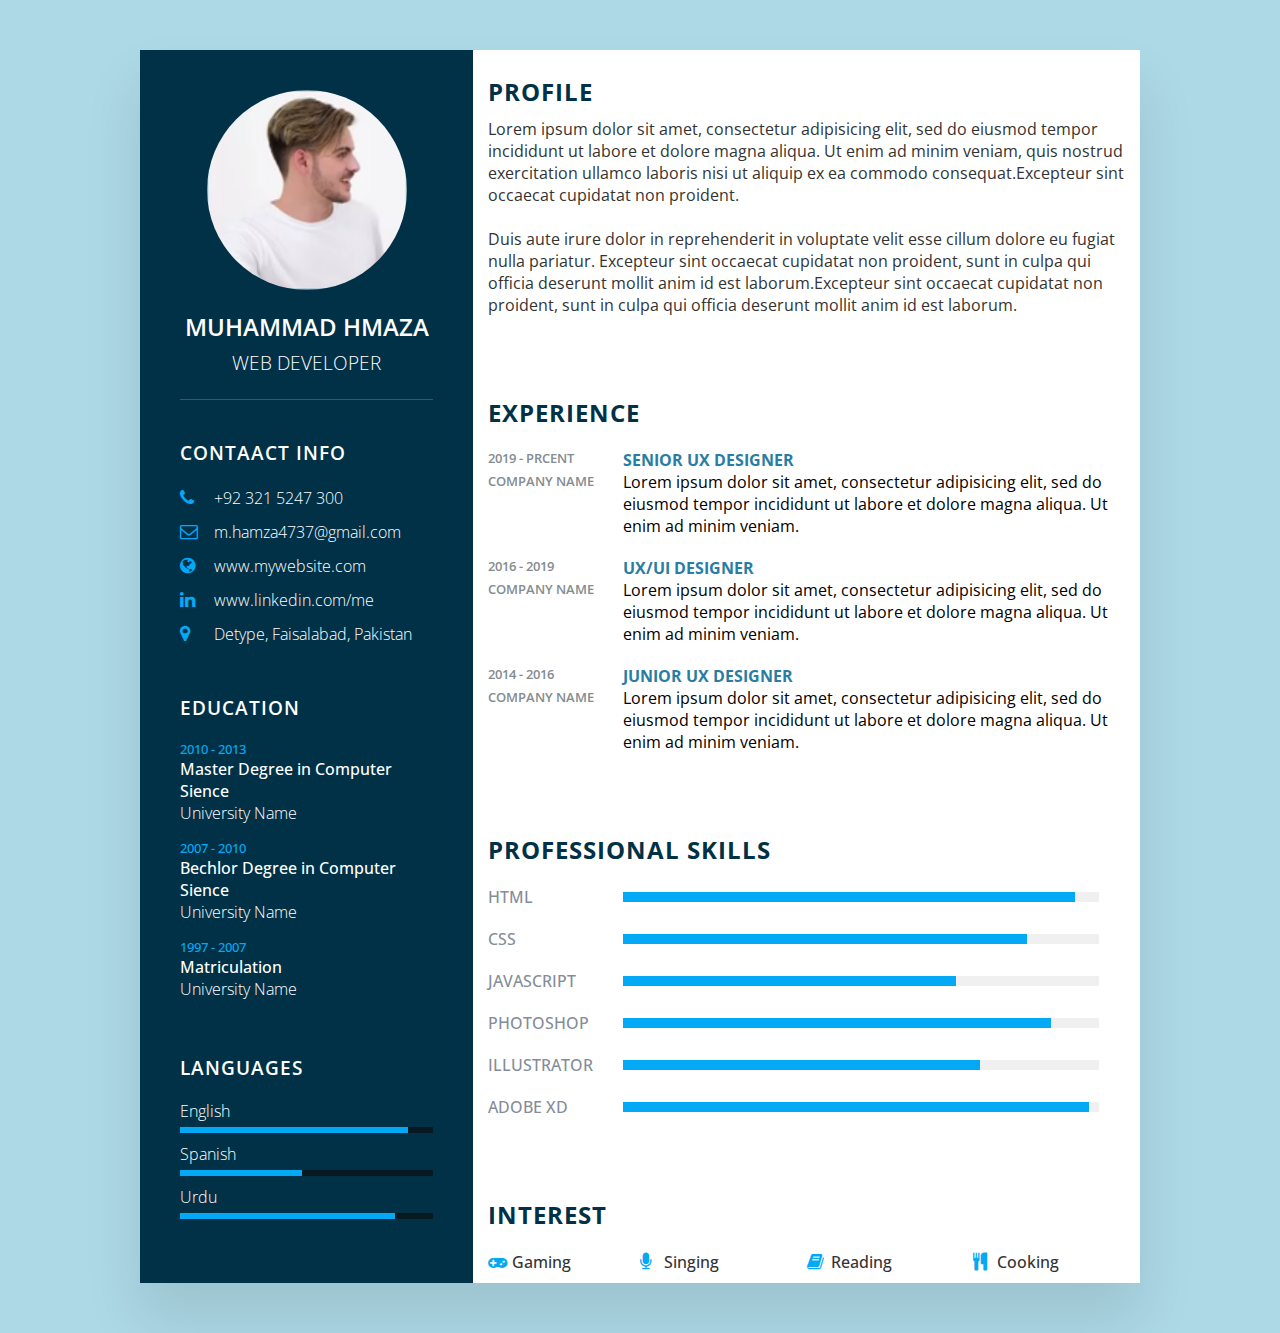
<file: see video link/Responsive Reseum Page/index.html>
<!DOCTYPE html>
<html>
<head>
	<meta charset="utf-8">
	<meta name="viewport" content="width=device-width, initial-scale=1.0">
	<title>Responsive CV HTML & CSS</title>
	<link rel="stylesheet" type="text/css" href="font-awesome/css/font-awesome.min.css">
	<link rel="stylesheet" type="text/css" href="style.css">
</head>
<body>
	<div class="container">
		<div class="left-side">
			<div class="profileText">
				<div class="imgbx">
					<img src="img1.png">
				</div>
				<h2>Muhammad Hmaza<br><span>Web Developer</span></h2>
			</div>

			<div class="contactInfo">
				<h3 class="title">Contaact Info</h3>
				<ul>
					<li>
						<span class="icon"><i class="fa fa-phone" aria-hidden="true"></i></span>
						<span class="text">+92 321 5247 300</span>
					</li>
					<li>
						<span class="icon"><i class="fa fa-envelope-o" aria-hidden="true"></i></span>
						<span class="text">m.hamza4737@gmail.com</span>
					</li>
					<li>
						<span class="icon"><i class="fa fa-globe" aria-hidden="true"></i></span>
						<span class="text">www.mywebsite.com</span>
					</li>
					<li>
						<span class="icon"><i class="fa fa-linkedin" aria-hidden="true"></i></span>
						<span class="text">www.linkedin.com/me</span>
					</li>
					<li>
						<span class="icon"><i class="fa fa-map-marker" aria-hidden="true"></i></span>
						<span class="text">Detype, Faisalabad, Pakistan</span>
					</li>
				</ul>
			</div>

			<div class="contactInfo education">
				<h3 class="title">Education</h3>
				<ul>
					<li>
						<h5>2010 - 2013</h5>
						<h4>Master Degree in Computer Sience</h4>
						<h4>University Name</h4>
					</li>
					<li>
						<h5>2007 - 2010</h5>
						<h4>Bechlor Degree in Computer Sience</h4>
						<h4>University Name</h4>
					</li>
					<li>
						<h5>1997 - 2007</h5>
						<h4>Matriculation</h4>
						<h4>University Name</h4>
					</li>
				</ul>
			</div>

			<div class="contactInfo language">
				<h3 class="title">Languages</h3>
				<ul>
					<li>
						<span class="text">English</span>
						<span class="percent">
							<div style="width: 90%;"></div>
						</span>
					</li>
					<li>
						<span class="text">Spanish</span>
						<span class="percent">
							<div style="width: 48%;"></div>
						</span>
					</li>
					<li>
						<span class="text">Urdu</span>
						<span class="percent">
							<div style="width: 85%;"></div>
						</span>
					</li>
				</ul>
			</div>
		</div>


		<div class="rigth-side">
			<div class="about">
			  <h2 class="profile-title">Profile</h2>
				<p class="hamza">Lorem ipsum dolor sit amet, consectetur adipisicing elit, sed do eiusmod
				tempor incididunt ut labore et dolore magna aliqua. Ut enim ad minim veniam,
				quis nostrud exercitation ullamco laboris nisi ut aliquip ex ea commodo
				consequat.Excepteur sint occaecat cupidatat non proident.<br><br>Duis aute irure dolor in reprehenderit in voluptate velit esse
				cillum dolore eu fugiat nulla pariatur. Excepteur sint occaecat cupidatat non
				proident, sunt in culpa qui officia deserunt mollit anim id est laborum.Excepteur sint occaecat cupidatat non proident, sunt in culpa qui officia deserunt mollit anim id est laborum.</p>
			</div>
			<div class="about">
				<h2 class="experience-title">Experience</h2>
				<div class="box">
					<div class="year_company">
						<h5>2019 - Prcent</h5>
						<h5>Company Name</h5>
					</div>
					<div class="text">
						<h4>Senior UX Designer</h4>
						<p>Lorem ipsum dolor sit amet, consectetur adipisicing elit, sed do eiusmod tempor incididunt ut labore et dolore magna aliqua. Ut enim ad minim veniam.</p>
					</div>
				</div>

				<div class="box">
					<div class="year_company">
						<h5>2016 - 2019</h5>
						<h5>Company Name</h5>
					</div>
					<div class="text">
						<h4>UX/UI Designer</h4>
						<p>Lorem ipsum dolor sit amet, consectetur adipisicing elit, sed do eiusmod tempor incididunt ut labore et dolore magna aliqua. Ut enim ad minim veniam.</p>
					</div>
				</div>

				<div class="box">
					<div class="year_company">
						<h5>2014 - 2016</h5>
						<h5>Company Name</h5>
					</div>
					<div class="text">
						<h4>Junior UX Designer</h4>
						<p>Lorem ipsum dolor sit amet, consectetur adipisicing elit, sed do eiusmod tempor incididunt ut labore et dolore magna aliqua. Ut enim ad minim veniam.</p>
					</div>
				</div>
			</div>

			<div class="about skills">
				<h2 class="title2">Professional Skills</h2>
				<div class="box">
					<h4>Html</h4>
					<div class="percent">
						<div style="width: 95%;"></div>
					</div>
				</div>
				<div class="box">
					<h4>CSS</h4>
					<div class="percent">
						<div style="width: 85%;"></div>
					</div>
				</div>
				<div class="box">
					<h4>Javascript</h4>
					<div class="percent">
						<div style="width: 70%;"></div>
					</div>
				</div>
				<div class="box">
					<h4>Photoshop</h4>
					<div class="percent">
						<div style="width: 90%;"></div>
					</div>
				</div>
				<div class="box">
					<h4>Illustrator</h4>
					<div class="percent">
						<div style="width: 75%;"></div>
					</div>
				</div>
				<div class="box">
					<h4>Adobe XD</h4>
					<div class="percent">
						<div style="width: 98%;"></div>
					</div>
				</div>
			</div>

			<div class="about interest">
				<h2 class="title2">Interest</h2>
				<ul>
					<li style="margin-left: 15px;"><i class="fa fa-gamepad" aria-hidden="true"></i> Gaming</li>
					<li><i class="fa fa-microphone" aria-hidden="true"></i> Singing</li>
					<li><i class="fa fa-book" aria-hidden="true"></i> Reading</li>
					<li><i class="fa fa-cutlery" aria-hidden="true"></i> Cooking</li>
				</ul>
			</div>
		</div>
	</div>
</body>
</html>
</file>
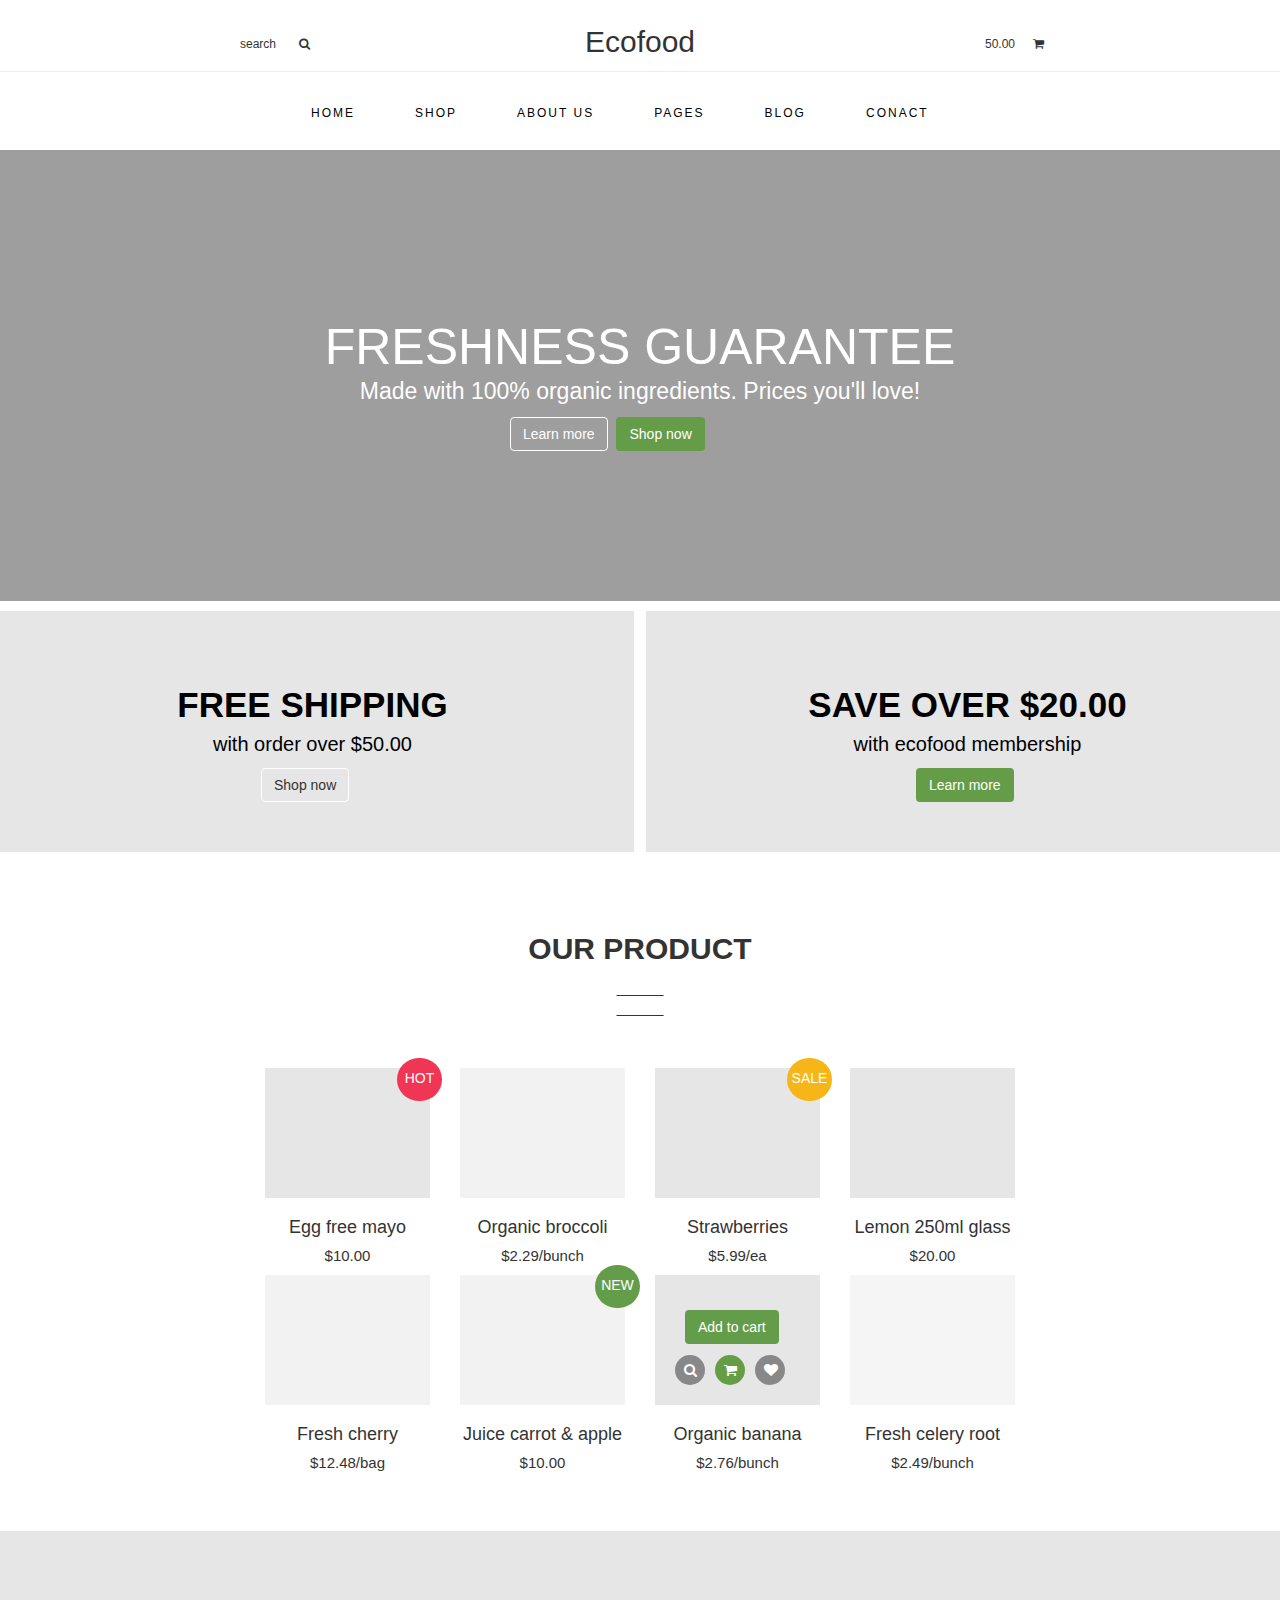
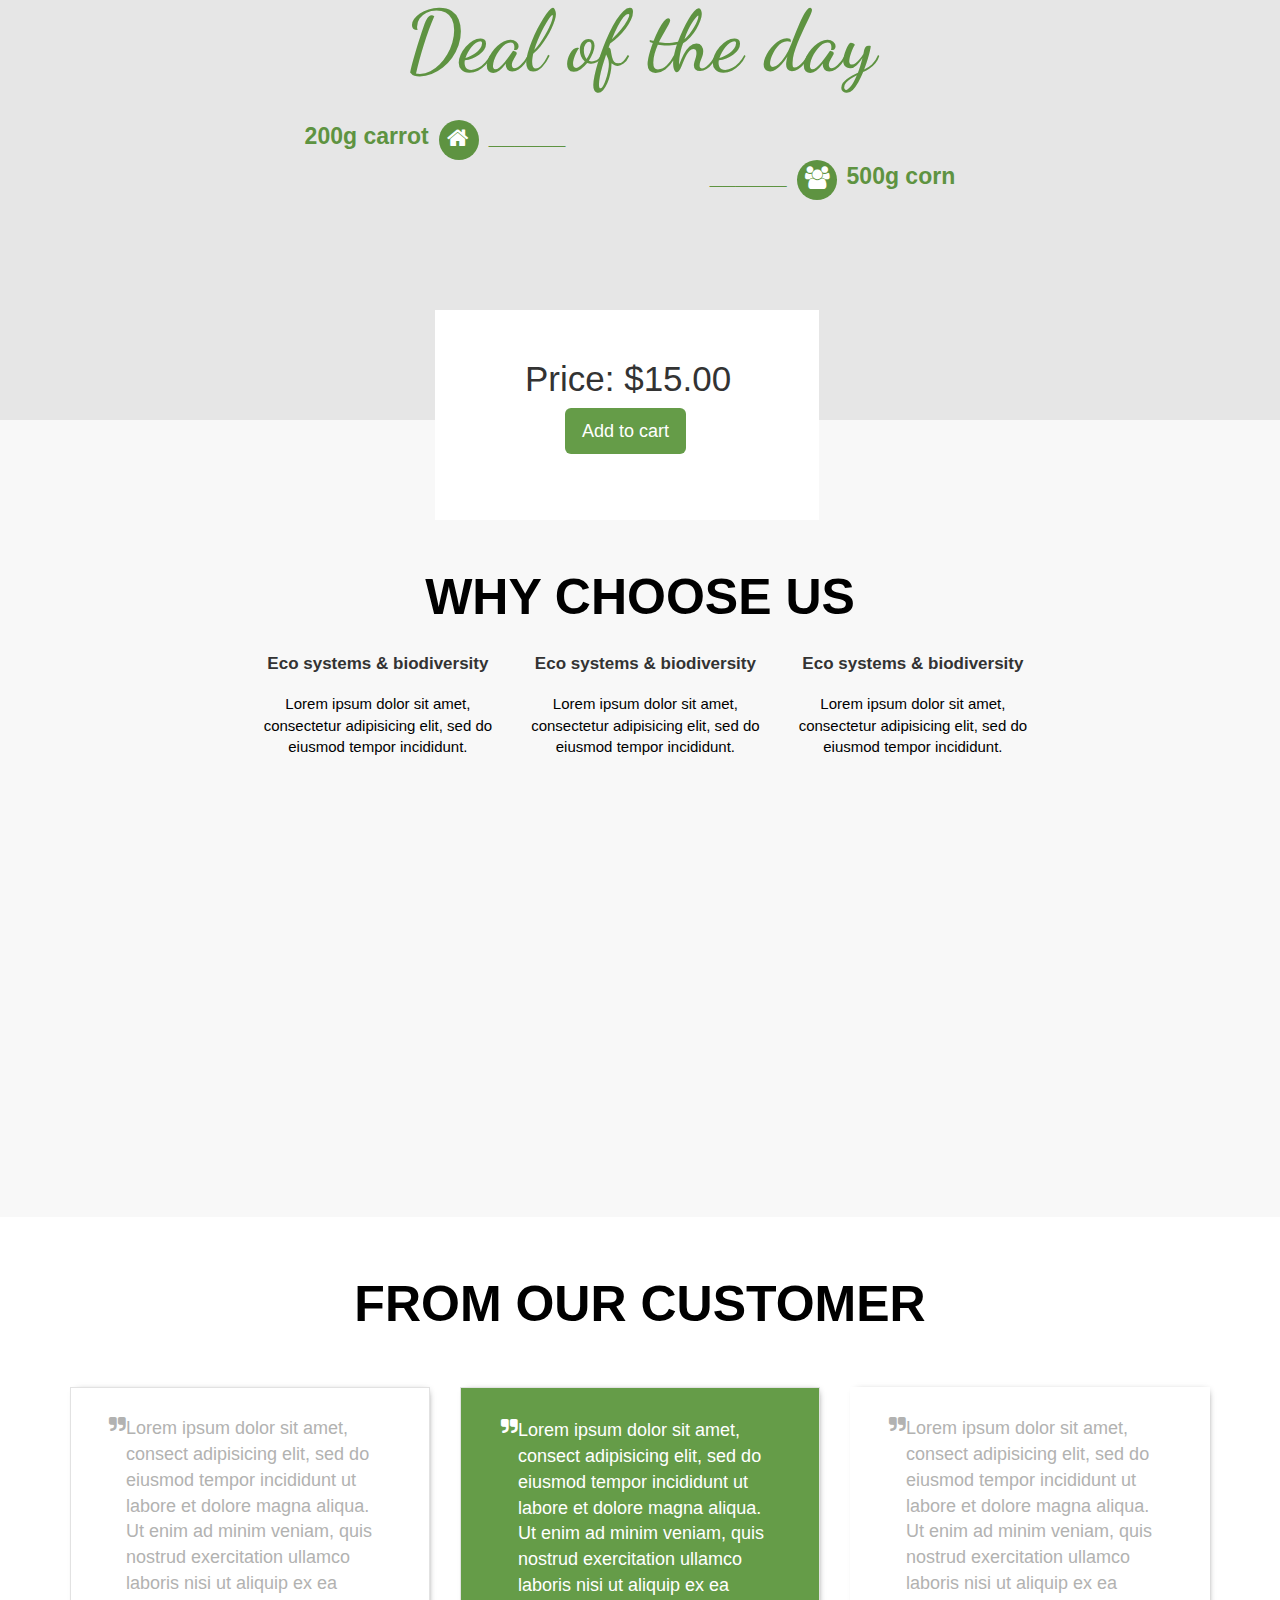
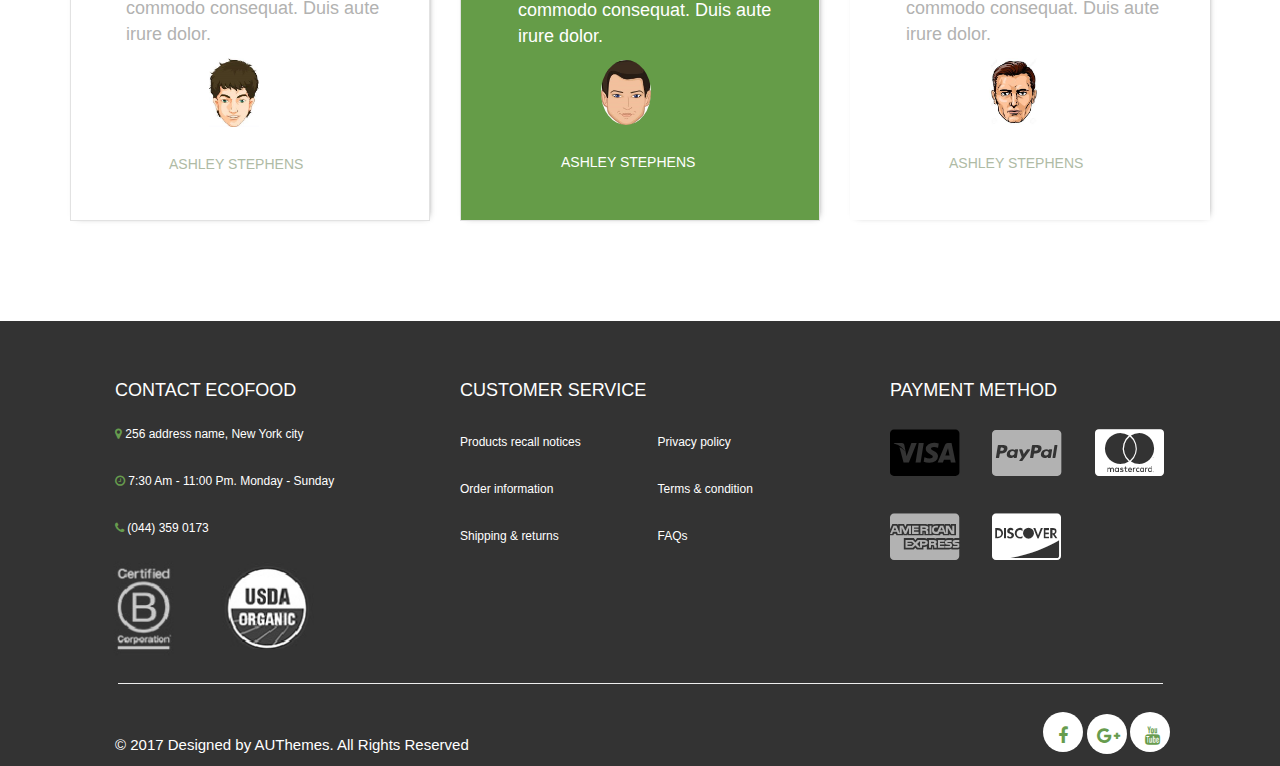
<file: without see video/Ecofood Project/index.html>
<!DOCTYPE html>
<html>
<head>
	<title>Home</title> 
	<link rel="preconnect" href="https://fonts.gstatic.com">
<link href="https://fonts.googleapis.com/css2?family=Dancing+Script:wght@700&display=swap" rel="stylesheet">
	<link href="font-awesome/css/font-awesome.min.css" rel="stylesheet">
	<link rel="stylesheet" href="css/bootstrap.css">
	<link rel="stylesheet" type="text/css" href="style.css">
	<link rel="stylesheet" href="https://cdnjs.cloudflare.com/ajax/libs/font-awesome/4.7.0/css/font-awesome.min.css">
</head>
<body>
	<header>
		<div class="container">
			<div class="row">
				<div class="col-md-4">
					<h6 class="h6" style="margin-left: 170px;">search  <i class="fa fa-search"></i></h6>
				</div>
				<div class="col-md-4">
					<h2>Ecofood</h2>
				</div>
				<div class="col-md-4">
					<h6 class="h6" style="margin-left: 135px;">50.00 <i class="fa fa-shopping-cart"></i></h6>
				</div>
			</div>
		</div>
	</header>
	<section id="male">

		<nav>
			<div class="navbar">
			<ul class="nav navbar-nav">
				<li><a href="#" class="dps">HOME</a></li>
				<li><a href="#" class="dps">SHOP</a></li>
				<li><a href="#" class="dps">ABOUT US</a></li>
				<li><a href="#" class="dps">PAGES</a></li>
				<li><a href="#" class="dps">BLOG</a></li>
				<li><a href="#" class="dps">CONACT</a></li>
			</ul>
			</div>
		</nav>
	</section>
	<section id="female">
			<h1>FRESHNESS GUARANTEE</h1>
			<p>Made with 100% organic ingredients. Prices you'll love!</p>
			<button type = "button" class="btn btn-md" style="background: #9e9e9e; border: 1px solid white;color: white;">Learn more</button>
			<button type="button" class="btn btn-md" style="background-color: #659C48;color: #ffffff;">Shop now</button>
	</section>

	<!-- End The Center Section -->

	<section id="student">
			<div class="row" style="display: flex;">
				<div class="col-md-6">
					<h1 class="egg">FREE SHIPPING</h1>
					<p class="pc">with order over $50.00</p>
					<button type="button" class="btn btn-md" style="background-color: #e6e6e6;margin-left: 255px;border-color: #fff;">Shop now</button>
				</div>
				<div class="col-md-6">
					<h1 class="egg">SAVE OVER $20.00</h1>
					<p class="pc">with ecofood membership</p>
					<button type = "button" class="btn btn-md" style="background: #659C48;color: white;margin-left: 255px;margin-bottom: 50px;">Learn more</button>
				</div>
			</div>
	</section>

	<!-- End The Box Section -->

	<section id="lab">
		<div class="container">
			<h2 style="margin-top: 70px;font-weight: 600;">OUR PRODUCT</h2>
			<div style="text-align: center;">
				<span>______</span><br>
				<span>______</span>
			</div>
			<div class="row" style="margin-top: 50px;">
				<div class="col-md-2">
				
				</div>
				<div class="col-md-2">
					<div class="abs"><p>HOT</p></div>
					<div class="box" style="background: #E6E6E6;"></div>
					<div class="content"> 
						<h3 class="hp">Egg free mayo</h3>
						<h4 class="font">$10.00</h4>
					</div>

					<div class="box" style="background: #F2F2F2;"></div>
					<div class="content">
						<h3 class="hp">Fresh cherry</h3>
						<h4 class="font">$12.48/bag</h4>
					</div>
				</div>
				<div class="col-md-2">
					<div class="box" style="background: #F2F2F2;"></div>
					<div class="content">
						<h3 class="hp">Organic broccoli</h3>
						<h4 class="font">$2.29/bunch</h4>
					</div>

					<div class="abg" style="background: #649D49"><p>NEW</p></div>
					<div class="box" style="background: #F2F2F2;"></div>
					<div class="content">
						<h3 class="hp">Juice carrot & apple</h3>
						<h4 class="font">$10.00</h4>
					</div>
				</div>
				<div class="col-md-2">
					<div class="abs" style="background: #F6B618"><p>SALE</p></div>
					<div class="box" style="background: #E6E6E6;"></div>
					<div class="content">						
						<h3 class="hp">Strawberries</h3>
						<h4 class="font">$5.99/ea</h4>
					</div>

					<div style="position: absolute;">
						<button type="button" class="btn btn-btn-sm">Add to cart</button>
					</div>
					<div style="position: absolute;">
						<div class="hum" style="background: #888;margin-left:20px;margin-top:80px;"><i class="fa fa-search df"></i></div>
						<div class="hum" style="background: #659D46;margin-top:-30px;margin-left:60px;"><i class="fa fa-shopping-cart df"></i></div>
						<div class="hum" style="background: #888;margin-top:-30px;margin-left:100px;"><i class="fa fa-heart df"></i></div>
					</div>
					<div class="box" style="background: #E6E6E6;"></div>
					<div class="content">						
						<h3 class="hp">Organic banana</h3>
						<h4 class="font">$2.76/bunch</h4>
					</div>	
				</div>
				<div class="col-md-2">
					
					<div class="box" style="background: #E6E6E6;"></div>
					<div class="content">
						<h3 class="hp">Lemon 250ml glass</h3>
						<h4 class="font">$20.00</h4>
					</div>


					<div class="box" style="background: #F5F5F5;"></div>
					<div class="content">
						<h3 class="hp">Fresh celery root</h3>
						<h4 class="font">$2.49/bunch</h4>
					</div>
				</div>
				<div class="col-md-2">
					
				</div>
			</div>
		</div>
	</section>

	<!-- End The Double Box Section -->

	<section id="hlo">
		<div class="container wt">
			<h1 class="asp">Deal of the day</h1>
			<p class="psa">200g carrot <i class="fa fa-home"></i> ______</p>
			<p style="color: #5E9341;margin-left: 385px;font-weight: bold;"> ______  <i class="fa fa-users"></i> 500g corn</p>
		</div>
			<div class="text-box">
				<h4 class="mob">Price: $15.00</h4>
				<button type="button" class="btn btn-lg" style="background-color: #659C48;color: #ffffff;margin-left: 90px;">Add to cart</button>
			</div>
	</section>

	<!-- End The Deal of he day -->

	<section class="lap" style="background: #F8F8F8;">
		<div class="container kg">
			<h1 class="waited"> WHY CHOOSE US</h1>
			<div class="row" style="margin-right: -15px;margin-left: 85px;">
				<div class="col-md-1">
					
				</div>
				<div class="col-md-3">
					<h3 class="top">Eco systems & biodiversity</h3><br>
					<p class="left">Lorem ipsum dolor sit amet, consectetur adipisicing elit, sed do eiusmod
					tempor incididunt.</p>
				</div>
				<div class="col-md-3">
					<h3 class="top">Eco systems & biodiversity</h3><br>
					<p class="left">Lorem ipsum dolor sit amet, consectetur adipisicing elit, sed do eiusmod
					tempor incididunt.</p>
				</div>
				<div class="col-md-3">
					<h3 class="top">Eco systems & biodiversity</h3><br>
					<p class="left">Lorem ipsum dolor sit amet, consectetur adipisicing elit, sed do eiusmod
					tempor incididunt.</p>
				</div>
				<div class="col-md-1">
					
				</div
>			</div>
		</div>

		<div class="asd">
			<embed style="width: 950px;height: 415px;" src="https://www.youtube.com/embed/dFvd2urgpT8"></embed>
		</div>
	</section>

	<!-- End The Choose Section -->

	<section id="ali">
		<div class="container ali">
			<h1 style="color: black;margin-top: 60px;font-weight: 600;">FROM OUR CUSTOMER</h1>
			<div class="row">
				<div class="col-md-4">
					<div class="boxh" style="border: 1px solid #E2E2E2; padding: 38px;box-shadow: 2px 0 7px -5px;margin-top: 45px;">
						<p class="tie" style="color: #B2B2B1;font-size: 18px"><i class="fa fa-quote-right"></i> Lorem ipsum dolor sit amet, consect adipisicing elit, sed do eiusmod
						tempor incididunt ut labore et dolore magna aliqua. Ut enim ad minim veniam,
						quis nostrud exercitation ullamco laboris nisi ut aliquip ex ea commodo
						consequat. Duis aute irure dolor.</p>
						<img src="img/1.jpg">
						<h5>ASHLEY STEPHENS</h5>
					</div>
				</div>
				<div class="col-md-4">
					<div class="boxh" style="border: 1px solid #E2E2E2; padding: 40px;box-shadow: 2px 0 7px -5px;margin-top: 45px;background: #659C48">
						<p class="tie" style="color: #fff;font-size: 18px"><i class="fa fa-quote-right"></i> Lorem ipsum dolor sit amet, consect adipisicing elit, sed do eiusmod
						tempor incididunt ut labore et dolore magna aliqua. Ut enim ad minim veniam,
						quis nostrud exercitation ullamco laboris nisi ut aliquip ex ea commodo
						consequat. Duis aute irure dolor.</p>
						<img src="img/3.jpg" style="border-radius: 50%;">
						<h5 style="color: #fff;">ASHLEY STEPHENS</h5>
					</div>
				</div>
				<div class="col-md-4">
					<div class="boxh" style="border: 1px solid ##E2E2E2; padding: 39px;box-shadow: 2px 0 7px -5px;margin-top: 45px;">
						<p class="tie" style="color: #B2B2B1;font-size: 18px"><i class="fa fa-quote-right"></i> Lorem ipsum dolor sit amet, consect adipisicing elit, sed do eiusmod
						tempor incididunt ut labore et dolore magna aliqua. Ut enim ad minim veniam,
						quis nostrud exercitation ullamco laboris nisi ut aliquip ex ea commodo
						consequat. Duis aute irure dolor.</p>
						<img src="img/4.jpg">
						<h5>ASHLEY STEPHENS</h5>
					</div>
				</div>
			</div>
		</div>
	</section>

	<!-- End The Or customer Section -->

	<footer>
		<div class="container liq">
			<div class="row">
				<div class="col-md-4">
					<h4 class="you" style="color: #fff; margin-left: 45px;">CONTACT ECOFOOD</h4>
					<ul class="abc">
						<li class="div"><i class="fa fa-map-marker" style="color: #679C4E"></i> 256 address name, New York city</li>
						<li class="div"><i class="fa fa-clock-o" style="color: #679C4E"></i> 7:30 Am - 11:00 Pm. Monday - Sunday</li>
						<li class="div"><i class="fa fa-phone" style="color: #679C4E"></i> (044) 359 0173</li>
					</ul>
					<img class="usman" src="img/img1.png">
					<img class="usman" src="img/img2.png">
				</div>
				<div class="col-md-4">
					<div style="margin-left: -25px">
						<h4 class="you" style="color: #fff; margin-left: 25px;">CUSTOMER SERVICE</h4>
					<div class="row" style="display: flex;">
					<ul class="col-sm-6">
						<li class="low">Products recall notices</li>
						<li class="low">Order information</li>
						<li class="low">Shipping & returns</li>
					</ul>
					<ul class="col-sm-6" style="margin-left: -10px;">
						<li class="low">Privacy policy</li>
						<li class="low">Terms & condition</li>
						<li class="low">FAQs</li>
					</ul>
					</div>
				</div>
				</div>
				<div class="col-md-4">
					<div style="margin-left: -25px;">
						<h4 class="you" style="color: #fff; margin-left: 65px;">PAYMENT METHOD</h4>

					<ul>
						<li>
							<i class="fa fa-cc-visa" style="font-size: 4.5em; color: black; text-decoration-color: #B2B2B2"></i>
						</li>
						<li>
							<i class="fa fa-cc-paypal" style="font-size: 4.5em; color: #B2B2B2;"></i>
						</li>
						<li>
							<i class="fa fa-cc-mastercard" style="font-size: 4.5em; color: #fff;"></i>
						</li>
						<li>
							<i class="fa fa-cc-amex" style="font-size: 4.5em; color: #B2B2B2;"></i>
						</li>
						<li>
							<i class="fa fa-cc-discover" style="font-size: 4.5em; color: #fff;"></i>
						</li>
					</ul>
					</div>
				</div>
				<hr style="color: #fff">

			</div>
		</div><hr style="width: 1045px">

		<div class="container">
			<div><p class="up">&copy; 2017 Designed by AUThemes. All Rights Reserved</p></div>
			<ul class="shab" style="float: right;margin-right: 40px;">
				<li><a href="www.facebok"><i class="fa fa-facebook" style="font-size: 18px;color: #679C4E"></i></a></li>
				<li><a href="www.google-plus"><i class="fa fa-google-plus" style="font-size: 18px;margin-left: -5px;margin-top: -2px;color: #679C4E"></i></a></li>
				<li><a href="www.youtube"><i class="fa fa-youtube" style="font-size: 18px;color: #679C4E"></i></a></li>
			</ul>
		</div>
	</footer>
</body>
</html>
</file>
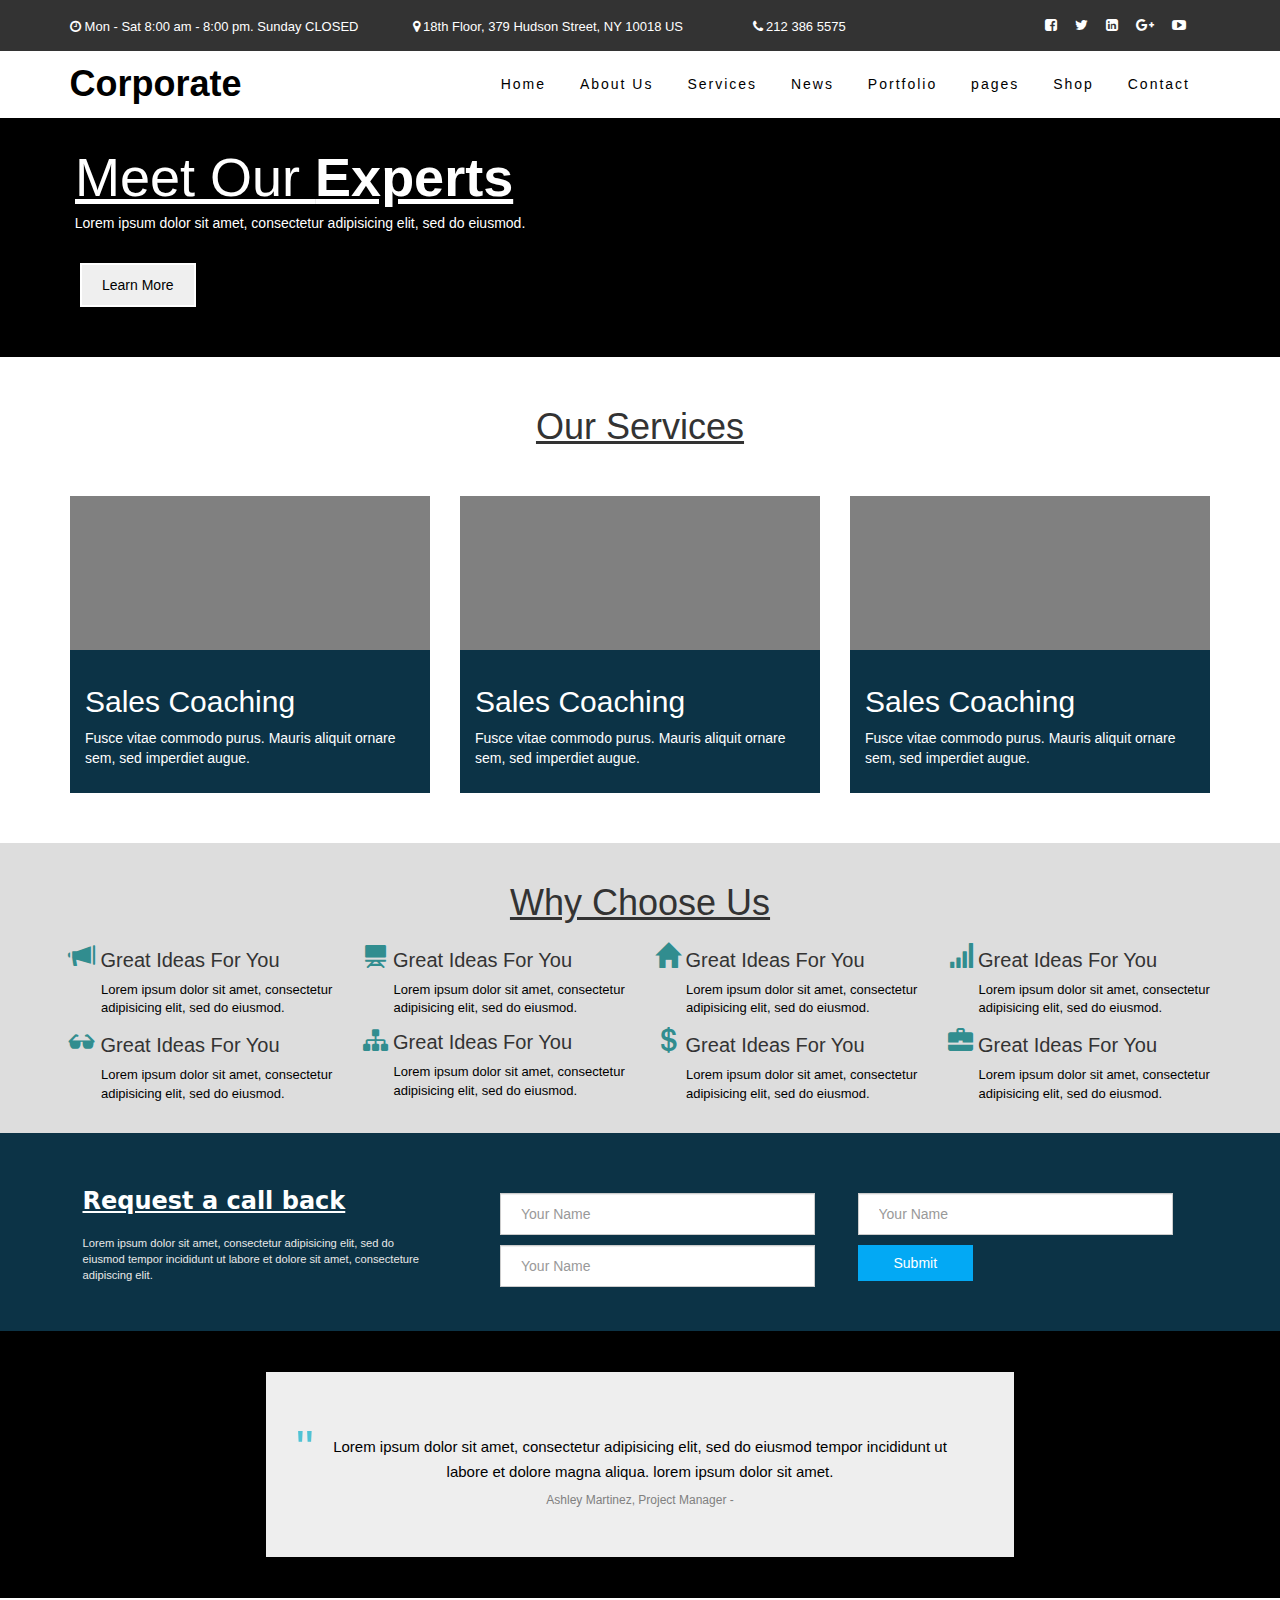
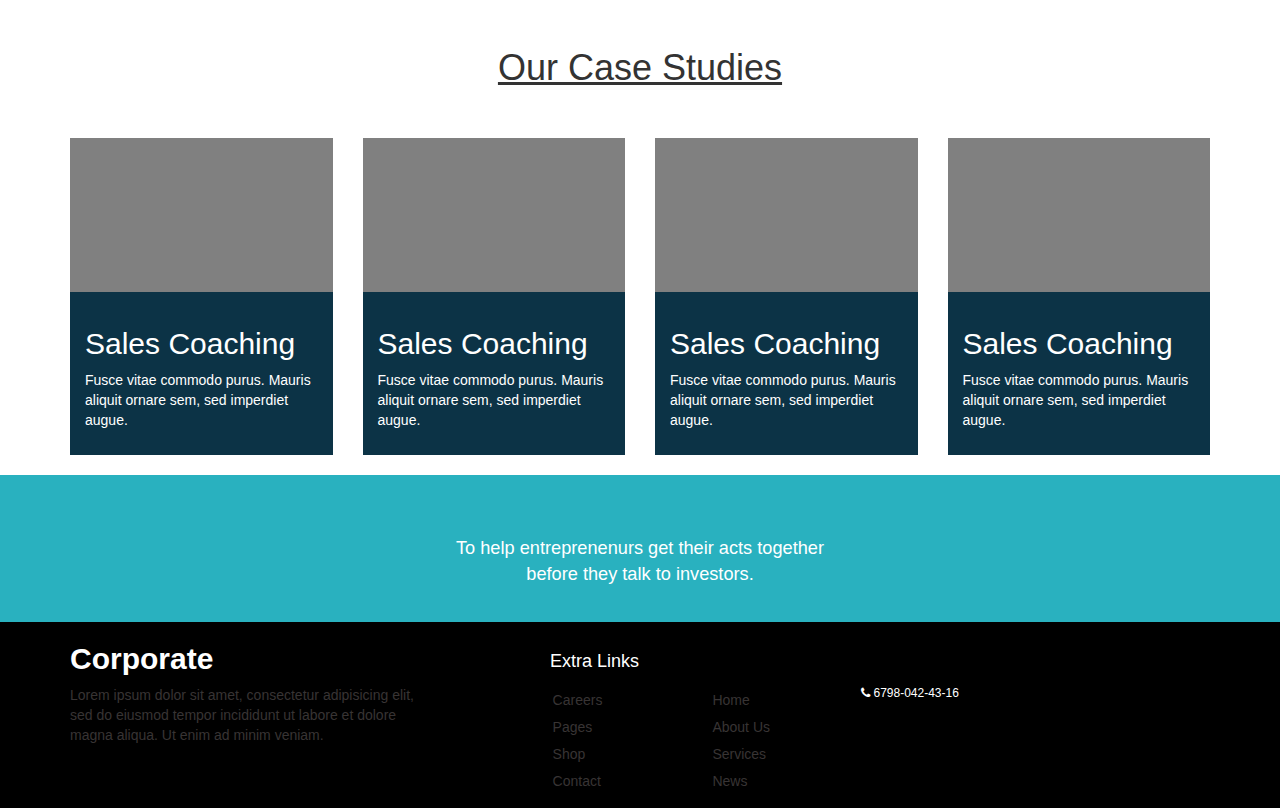
<file: without see video/Our Website/index.html>
<!DOCTYPE html>
<html>
<head>
	<meta charset="utf-8">
	<meta name="viewport" content="width=device-width, initial-scale=1.0">
	<title>Our Website</title>
		<link href="font-awesome/css/font-awesome.min.css" rel="stylesheet">
		<link href="css/bootstrap.min.css" rel="stylesheet">
		<link rel="stylesheet" type="text/css" href="style.css">
</head>
<body>
	<section id="topnav">
		<div class="container" id="top">
			<div class="row">
				<div class="col-md-3">
					<h3 style="cursor: pointer;"><i class="fa fa-clock-o"></i> Mon - Sat 8:00 am - 8:00 pm. Sunday CLOSED</h3>
				</div>
				<div class="col-md-4">
					<h3 style="cursor: pointer;"><i class="fa fa-map-marker"></i> 18th Floor, 379 Hudson Street, NY 10018 US</h3>
				</div>
				<div class="col-md-3">
					<h3 style="cursor: pointer;"><i class="fa fa-phone"></i> 212 386 5575</h3>
				</div>
				<div class="col-md-2">					
					<div class="shoe">
						<a href="#" class="shoe"><i class="fa fa-facebook-square"></i></a>
						<a href="#" class="shoe"><i class="fa fa-twitter"></i></a>
						<a href="#" class="shoe"><i class="fa fa-linkedin-square"></i></a>
						<a href="#" class="shoe"><i class="fa fa-google-plus"></i></a>
						<a href="#" class="shoe"><i class="fa fa-youtube-play"></i></a>
					</div>
				</div>
			</div>
		</div>
	</section>

	<!-- End THe Top Nav -->

	<section id="school">
		<div class="container">
			<div class="row">
				<header>
					<div class="col-md-4">
					<h1 class="base">Corporate</h1>
					</div>
					<div class="col-md-8" style="margin-left: -5px;">
						<nav>
						<ul>
							<li><a href="#" class="dps">Home</a></li>
							<li><a href="#" class="dps">About Us</a></li>
							<li><a href="#" class="dps">Services</a></li>
							<li><a href="#" class="dps">News</a></li>
							<li><a href="#" class="dps">Portfolio</a></li>
							<li><a href="#" class="dps">pages</a></li>
							<li><a href="#"  class="dps">Shop</a></li>
							<li><a href="#" class="dps">Contact</a></li>
						</ul>
					</nav>
					</div>
				</header>
			</div>
		</div>
	</section>

	<!-- End The Nav Bar -->

	<section id="mouse">
		<div class="container" id="experts">
			<div class="row">
				<h2><u class="cpu"> Meet Our <strong>Experts</strong> </u></h2>
				<br><br><br>
				<p class="border-underline">Lorem ipsum dolor sit amet, consectetur adipisicing elit, sed do eiusmod.</p>
				<br><br><br>
				<button>Learn More</button>
			</div>
		</div>
	</section>

	<!-- End The Expert Nav -->

		<section id="stop">
		<div class="container" id="run">
			<h1><u> Our Services </u></h1>
			<div class="row">
				<div class="col-md-4">
					<div class="box"></div>
						<div class="content">
							<h2 class="sun">Sales Coaching</h2>
							<p>Fusce vitae commodo purus. Mauris aliquit ornare sem, sed imperdiet augue.</p>
						</div>
					</div>
				<div class="col-md-4">
					<div class="box"></div>
						<div class="content">
							<h2 class="sun">Sales Coaching</h2>
							<p>Fusce vitae commodo purus. Mauris aliquit ornare sem, sed imperdiet augue.</p>
						</div>
					</div>
				<div class="col-md-4">
					<div class="box"></div>
						<div class="content">
							<h2 class="sun">Sales Coaching</h2>
							<p>Fusce vitae commodo purus. Mauris aliquit ornare sem, sed imperdiet augue.</p>
						</div>
					</div>
			</div>
		</div>
	</section>

	<!-- End The Box Section -->

	<section id="same">
		<div class="container" id="unsame">
			<h1 class="fly"><u> Why Choose Us</u></h1>
			<div class="row">
				<div class="col-md-3">
					<h5><i class="glyphicon glyphicon-bullhorn" style="font-size: 25px;"></i> Great Ideas For You</h5>
					<p class="chair">Lorem ipsum dolor sit amet, consectetur adipisicing elit, sed do eiusmod.</p>

					<h5><i class="glyphicon glyphicon-sunglasses" style="font-size: 25px;"></i> Great Ideas For You</h5>
					<p class="chair">Lorem ipsum dolor sit amet, consectetur adipisicing elit, sed do eiusmod.</p>
				</div>

				<div class="col-md-3">
					<h5><i class="glyphicon glyphicon-blackboard" style="font-size: 25px;"></i> Great Ideas For You</h5>
					<p class="chair">Lorem ipsum dolor sit amet, consectetur adipisicing elit, sed do eiusmod.</p>

					<h5><i class="fa fa-sitemap" style="font-size: 25px;"></i> Great Ideas For You</h5>
					<p class="chair">Lorem ipsum dolor sit amet, consectetur adipisicing elit, sed do eiusmod.</p>
				</div>

				<div class="col-md-3">
					<h5><i class="glyphicon glyphicon-home" style="font-size: 25px;"></i> Great Ideas For You</h5>
					<p class="chair">Lorem ipsum dolor sit amet, consectetur adipisicing elit, sed do eiusmod.</p>

					<h5><i class="glyphicon glyphicon-usd" style="font-size: 25px;"></i> Great Ideas For You</h5>
					<p class="chair">Lorem ipsum dolor sit amet, consectetur adipisicing elit, sed do eiusmod.</p>
				</div>

				<div class="col-md-3">
					<h5><i class="glyphicon glyphicon-signal" style="font-size: 25px;"></i> Great Ideas For You</h5>
					<p class="chair">Lorem ipsum dolor sit amet, consectetur adipisicing elit, sed do eiusmod.</p>

					<h5><i class="glyphicon glyphicon-briefcase" style="font-size: 25px;"></i> Great Ideas For You</h5>
					<p class="chair">Lorem ipsum dolor sit amet, consectetur adipisicing elit, sed do eiusmod.</p>
				</div>


				
			</div>
		</div>
	</section>

	<!-- End The Choose Section -->

	<section id="main">
		<div class="container" id="umain">
			<div class="row">
				<div class="col-md-1"></div>
					<div class="col-md-3">
						<h3 class="call">Request a call back</h3>
						<p class="sit">Lorem ipsum dolor sit amet, consectetur adipisicing elit, sed do eiusmod
						tempor incididunt ut labore et dolore sit amet, consecteture adipiscing elit.</p>
						</div>
					<div class="col-md-3">
						<div class="form-group">
							<input type="text" class="form-control" id="exampleInputName3" placeholder="Your Name">
						</div>

						<div class="form-group">
							<input type="text" class="form-control" id="exampleInputName4" placeholder="Your Name">
						</div>
					</div>
					<div class="col-md-3">
						<div class="form-group">
							<input type="text" class="form-control" id="exampleInputName5" placeholder="Your Name">
						</div>

						<button class="subm">Submit</button>
					</div>
					<div class="col-md-2">
						
					</div>
			</div>
		</div>
	</section>

	<!-- End The Call Section -->

	<section class="abbas">
		<div class="container" id="gu">
			<div class="row">
				<div class="col-md-2">
					
				</div>
				<div class="col-md-8">
					<div class="text-box">
						<h4><span class="shell"> "</span><p class="case"> Lorem ipsum dolor sit amet, consectetur adipisicing elit, sed do eiusmod
					tempor incididunt ut labore et dolore magna aliqua. lorem ipsum dolor sit amet.</p></h4>
						<h6>Ashley Martinez, Project Manager - </h6>
					</div>
				</div>
				<div class="col-md-2">
					
				</div>
			</div>
		</div>
	</section>

	<!-- End The Center Box Section -->

	<section id="stop">
		<div class="container" id="run">
			<h1><u> Our Case Studies </u></h1>
			<div class="row">
				<div class="col-md-3">
					<div class="box"></div>
						<div class="content">
							<h2 class="sun">Sales Coaching</h2>
							<p>Fusce vitae commodo purus. Mauris aliquit ornare sem, sed imperdiet augue.</p>
						</div>
				</div>
				<div class="col-md-3">
					<div class="box"></div>
						<div class="content">
							<h2 class="sun">Sales Coaching</h2>
							<p>Fusce vitae commodo purus. Mauris aliquit ornare sem, sed imperdiet augue.</p>
						</div>
				</div>
				<div class="col-md-3">
					<div class="box"></div>
						<div class="content">
							<h2 class="sun">Sales Coaching</h2>
							<p>Fusce vitae commodo purus. Mauris aliquit ornare sem, sed imperdiet augue.</p>
						</div>
				</div>
				<div class="col-md-3">
					<div class="box"></div>
						<div class="content">
							<h2 class="sun">Sales Coaching</h2>
							<p>Fusce vitae commodo purus. Mauris aliquit ornare sem, sed imperdiet augue.</p>
						</div>
				</div>
			</div>
		</div>
	</section>

	<!-- End The Box Section -->

	<section id="hlo">
		<div class="hi">
			<p class="abs">To help entreprenenurs get their acts together <br> before they talk to investors.</p>
		</div>
	</section>

	<!-- End The Paragraph Section -->

	<footer id="foot">
		<div class="container" id="fote">
			<div class="row">
				<div class="col-md-4">
					<h2>Corporate</h2>
					<p>Lorem ipsum dolor sit amet, consectetur adipisicing elit, sed do eiusmod
					tempor incididunt ut labore et dolore magna aliqua. Ut enim ad minim veniam.</p>
				</div>
				<div class="col-md-4">					
					<div class="footer-list">
						<h4 class="town">Extra Links</h4>						
						<ul>
							<ol>Home</ol>
							<ol>About Us</ol>
							<ol>Services</ol>
							<ol>News</ol>
						</ul>
						<ul>
							<ol>Careers</ol>
							<ol>Pages</ol>
							<ol>Shop</ol>
							<ol>Contact</ol>
						</ul>
					</div>

				</div>
				<div class="col-md-4">
					<h6 class="go"><i class="fa fa-phone"></i> 6798-042-43-16</h6>
				</div>
			</div>
		</div>
	</footer>


</body>
</html>
</file>
<file: Online Tutorials/Button Ripple Hover Effect/style.css>
@import url('https://fonts.googleapis.com/css2?family=Open+Sans&display=swap');
*
{
	margin: 0;
	padding: 0;
	box-sizing: border-box;
	font-family: 'Open Sans', sans-serif;
}
body
{
	display: flex;
	justify-content: center;
	align-items: center;
	min-height: 100vh;
	background: #222;
}
.btn
{
	position: relative;
	display: inline-flex;
	padding: 10px 30px;
	background: #363636;
	color: #fff;
	text-decoration: none;
	letter-spacing: 1px;
	overflow: hidden;
}
.btn span
{
	position: relative;
	z-index: 1;
}
.btn::before
{
	content: '';
	position: absolute;
	top: var(--y);
	left: var(--x);
	transform: translate(-50px,-50px);
	width: 0;
	height: 0;
	border-radius: 50%;
	background: #2196f3;
	transition: width 0.5s, height 0.5s;
}
.btn:hover::before
{
	width: 300px;
	height: 300px;
}
</file>
<file: Online Tutorials/popout circle/style.css>
*
{
	margin: 0;
	padding: 0;
	box-sizing: border-box;
}
body
{
	display: flex;
	justify-content: center;
	align-items: center;
	min-height: 100vh;
}
.container
{
	position: relative;
	display: flex;
	justify-content: center;
	align-items: center;
	flex-wrap: wrap;
}
.box
{
	position: relative;
	width: 300px;
	height: 450px;
	background: #fff;
	margin: 20px 40px;
	overflow: hidden;
}
.box::before
{
	content: '';
	position: absolute;
	bottom: 0;
	left: 0;
	width: 300px;
	height: 300px;
	background: transparent;
	border-radius: 50%;
	z-index: 1;
	box-shadow: 0 100px 0 40px #fff;
}
.box::after
{
	content: '';
	position: absolute;
	bottom: 0;
	left: 0;
	width: 300px;
	height: 300px;
	box-sizing: border-box;
	border-radius: 50%;
	border: 6px solid transparent;
	border-bottom: 6px solid #000;
}
.box .circle
{
	position: absolute;
	bottom: 0;
	left: 0;
	width: 300px;
	height: 300px;
	background: #ffff5c;
	overflow: hidden;
	border-radius: 50%;
	border: 6px solid #000;
}
.box .circle img,
.box img
{
	position: absolute;
	bottom: 0;
	left: 50%;
	transform: translateX(-50%);
	height: 450px;
}
</file>
<file: Online Tutorials/Quick CSS Trick/style.css>
@import url('https://fonts.googleapis.com/css2?family=Roboto&display=swap');
*
{
    margin: 0;
    padding: 0;
    box-sizing: border-box;
    font-family: 'Roboto', sans-serif;
}
body
{
    background: #0e1538;
    display: flex;
    justify-content: center;
    align-items: center;
    min-height: 100vh;
}
.box
{
    position: relative;
    width: 300px;
    height: 400px;
    background: #fff;
    display: flex;
    justify-content: center;
    align-items: center;
}
.box::before
{
    content: '';
    position: absolute;
    top: -4px;
    left: -4px;
    right: -4px;
    bottom: -4px;
    transform: skewX(2deg) skewY(4deg);
    background: linear-gradient(315deg,#00ccff,#0e1538,#d400d4);
}

.box::after
{
    content: '';
    position: absolute;
    top: -4px;
    left: -4px;
    right: -4px;
    bottom: -4px;
    transform: skewX(2deg) skewY(4deg);
    background: linear-gradient(315deg,#00ccff,#0e1538,#d400d4);
    filter: blur(50px);
}
.box span
{
    position: absolute;
    top: 0;
    left: 0;
    width: 100%;
    height: 100%;
    background: #0e1538;
    z-index: 10;
}
.box h2
{
    position: relative;
    z-index: 11;
    color: #fff;
    font-size: 10em;
    text-align: center;
    margin-top: 100px;
}
</file>
<file: Online Tutorials/Switch on Bulb/style.css>
*
{
	margin: 0;
	padding: 0;
	box-sizing: border-box;
}
body
{
	display: flex;
	justify-content: center;
	align-items: center;
	min-height: 100vh;
	background: #222;
}
body.on
{
	background: radial-gradient(#555,#111);
}
.bulb
{
	position: relative;
	width: 80px;
	height: 80px;
	background: #444;
	border-radius: 50%;
	z-index: 2;
}
body.on .bulb
{
	background: #fff;
	box-shadow: 0 0 #fff;
	/*0 0 100px #fff,
	0 0 150px #fff,
	0 0 200px #fff,
	0 0 250px #fff,
	0 0 300px #fff,*/
	/*0 0 350px #fff;
*/}
.bulb::before
{
	content: '';
	position: absolute;
	left: 22.5px;
	top: -50px;
	width: 35px;
	height: 80px;
	background: #444;
	border-top: 30px solid #000;
	border-radius: 10px;
}
body.on .bulb::before
{
	background: #fff;
}
body.on .bulb::after
{
	content: '';
	position: absolute;
	top: 50%;
	left: 50%;
	transform: translate(-50%,-50%);
	width: 120px;
	height: 120px;
	background: #fff;
	border-right: 50%;
	filter: blur(40px);
}
.bulb span:nth-child(1)
{
	position: absolute;
	top: -16px;
	left: -4px;
	display: block;
	width: 30px;
	height: 30px;
	background: transparent;
	transform: rotate(342deg);
	border-bottom-right-radius: 40px;
	box-shadow: 20px 20px 0 10px #444;
}
body.on .bulb span:nth-child(1)
{
	box-shadow: 20px 20px 0 10px #fff;
}
.bulb span:nth-child(2)
{
	position: absolute;
	top: -16px;
	right: -4px;
	display: block;
	width: 30px;
	height: 30px;
	background: transparent;
	transform: rotate(17deg);
	border-bottom-left-radius: 40px;
	box-shadow: -20px 20px 0 10px #444;
}
body.on .bulb span:nth-child(2)
{
	box-shadow: -20px 20px 0 10px #fff;
}
.wire
{
	position: absolute;
	left: calc(50% - 2px);
	bottom: 50%;
	width: 4px;
	height: 60vh;
	background: #000;
	z-index: 1;
}
.switch
{
	position: absolute;
	bottom: 50px;
	right: 50px;
	width: 80px;
	height: 80px;
	background: linear-gradient(#eee,#ccc,#eee);
	border: 3px solid #000;
	border-radius: 10px;
	display: flex;
	justify-content: center;
	align-items: center;
}
.switch .btn
{
	position: relative;
	width: 25px;
	height: 40px;
	background: linear-gradient(#777,#fff,#777);
	border-radius: 6px;
	border: 2px solid #000;
	cursor: pointer;
}
.switch .btn::before
{
	content: '';
	position: absolute;
	top: 0;
	left: 0;
	width: 100%;
	height: 85%;
	background: linear-gradient(#fff,#fff);
	border-radius: 4px;
	
}
.on .switch .btn::before{
	top: 15%;
}
#audio
{
	display: none;
}
</file>
<file: Online Tutorials/Water/style.css>
@import url('https://fonts.googleapis.com/css2?family=Open+Sans&display=swap');
*
{
	margin: 0;
	padding: 0;
	box-sizing: border-box;
	font-family: 'Open Sans', sans-serif;
}
body
{
	display: flex;
	justify-content: center;
	align-items: center;
	min-height: 100vh;
	background: #000;
}
.content
{
	position: relative;
}
.content h2
{
	position: absolute;
	transform: translate(-50%,-50%);
	font-size: 10em;
}
.content h2:nth-child(1)
{
	color: transparent;
	-webkit-text-stroke: 2px #03a9f4;
}
.content h2:nth-child(2)
{
	color: #03a9f4;
	animation: animate 2s ease-in-out infinite;
}
@keyframes animate
{
	0%,100%
	{
		clip-path: polygon(0% 45%, 15% 44%, 32% 50%, 54% 60%, 70% 61%, 84% 59%, 100% 52%, 100% 100%, 0% 100%);
	}
	50%
	{
		clip-path: polygon(0% 60%, 16% 65%, 34% 66%, 51% 62%, 67% 50%, 84% 45%, 100% 46%, 100% 100%, 0% 100%);
	}
}

@media (max-width:768px)
{
	.content h2
	{
		font-size: 8em;
	}
}
</file>
<file: see video link/assets/css/style.css>
@import url("https://fonts.googleapis.com/css2?family=Poppins:wght@400;500;600&display=swap");
:root {
  --header-hight: 3rem;
  --hue-color: 250;
  --first-color: hsl(var(--hue-color), 69%, 61%);
  --first-color-second: hsl(var(--hue-color), 69%, 61%);
  --first-color-alt: hsl(var(--hue-color), 57%, 53%);
  --first-color-lighter: hsl(var(--hue-color), 92%, 85%);
  --title-color-: hsl(var(--hue-color), 8%, 15%);
  --text-color-: hsl(var(--hue-color), 8%, 45%);
  --text-color-light: hsl(var(--hue-color), 8%, 65%);
  --input-color: hsl(var(--hue-color), 70%, 96%);
  --body-color: hsl(var(--hue-color), 60%, 99%);
  --container-color: #fff;
  --scroll-bar-color: hsl(var(--hue-color), 12%, 90%);
  --scroll-thumb-color: hsl(var(--hue-color), 12%, 80%);
  --body-font: 'Poppins', sans-serif;
  --big-font-size: 2rem;
  --h1-font-size: 1.5rem;
  --h2-font-size: 1.25rem;
  --h3-font-size: 1.125rem;
  --normal-font-size: .938rem;
  --small-font-size: .813rem;
  --smaller-font-size: .75rem;
  --font-medium: 500;
  --font-semi-bold: 600;
  --mb-0-25: . 25rem;
  --mb-0-5: .5rem;
  --mb-0-75: .75rem;
  --mb-1: 1rem;
  --mb-1-5: 1.5rem;
  --mb-2: 2rem;
  --mb-2-5: 2.5rem;
  --mb-3: 3rem;
  --z-tooltip: 10;
  --z-fixed: 100;
  --z-modal: 1000; }

@media screen and (min-width: 968px) {
  :root {
    --big-font-size: 3rem;
    --h1-font-size: 2.25rem;
    --h2-font-size: 1.5rem;
    --h3-font-size: 1.25rem;
    --normal-font-size: 1rem;
    --small-font-size: .875rem;
    --smaller-font-size: .813rem; } }
body.dark-theme {
  --first-color-second: hsl(var(--hue-color), 30%, 8%);
  --title-color-: hsl(var(--hue-color), 8%, 95%);
  --text-color-: hsl(var(--hue-color), 8%, 75%);
  --input-color: hsl(var(--hue-color), 29%, 16%);
  --body-color: hsl(var(--hue-color), 28%, 12%);
  --container-color: hsl(var(--hue-color), 29%, 16%);
  --scroll-bar-color: hsl(var(--hue-color), 12%, 48%);
  --scroll-thumb-color: hsl(var(--hue-color), 12%, 36%); }

.nav_btns {
  display: flex;
  align-items: center; }

.change-theme {
  font-size: 1.25rem;
  color: var(--title-color);
  margin-right: var(--mb-1);
  cursor: pointer; }

.change-theme:hover {
  color: var(--first-color); }

* {
  box-sizing: border-box;
  padding: 0;
  margin: 0; }

html {
  scroll-behavior: smooth; }

body {
  margin: 0 0 var(--header-hight) 0;
  font-family: var(--body-font);
  font-size: var(--normal-font-size);
  background-color: var(--body-color);
  color: var(--text-color);
  width: 100%;
  overflow-x: hidden; }

h1, h2, h3, h4 {
  color: var(--title-color);
  font-weight: var(--font-semi-bold); }

ul {
  list-style: none; }

a {
  text-decoration: none; }

img {
  max-width: 100%;
  height: auto; }

.section {
  padding: 2rem 0 4rem; }

.section_title {
  font-size: var(--h1-font-size); }

.section_subtitle {
  display: block;
  font-size: var(--small-font-size);
  margin-bottom: var(--mb-3); }

.section_title,
.section_subtitle {
  text-align: center; }

.container {
  max-width: 768px;
  margin-left: var(--mb-1-5);
  margin-right: var(--mb-1-5); }

.grid {
  display: grid;
  gap: 1.5rem; }

.header {
  width: 100%;
  position: fixed;
  bottom: 0;
  left: 0;
  z-index: var(--z-fixed);
  background-color: var(--body-color); }

.nav {
  max-width: 968px;
  height: var(--header-hight);
  display: flex;
  justify-content: space-between;
  align-items: center; }

.nav_logo,
.nav_toggle {
  color: var(--title-color);
  font-weight: var(--font-medium); }

.nav_logo:hover {
  color: var(--first-color); }

.nav_toggle {
  font-size: 1.1rem;
  cursor: pointer; }

.nav_toggle:hover {
  color: var(--first-color); }

@media screen and (max-width: 767px) {
  .nav_menu {
    position: fixed;
    bottom: -100%;
    left: 0;
    width: 100%;
    background-color: var(--body-color);
    padding: 2rem 1.5rem 4rem;
    box-shadow: 0 -1px 4px rgba(0, 0, 0, 0.15);
    border-radius: 1.5rem 1.5rem 0 0;
    transition: .3s; } }
.nav_list {
  grid-template-columns: repeat(3, 1fr);
  gap: 2rem; }

.nav_link {
  display: flex;
  flex-direction: column;
  align-items: center;
  font-size: var(--small-font-size);
  color: var(--title-color);
  font-weight: var(--font-medium); }

.nav_link:hover {
  color: var(--first-color); }

.nav_icon {
  font-size: 1.2rem; }

.nav_close {
  position: absolute;
  right: 1.3rem;
  bottom: .5rem;
  font-size: 1.5rem;
  cursor: pointer;
  color: var(--first-color); }

.nav_close:hover {
  color: var(--first-color-alt); }

.show-menu {
  bottom: 0; }

.active_link {
  color: var(--first-color); }

.scroll-header {
  box-shadow: 0 -1px 4px rgba(0, 0, 0, 0.15); }

.home_container {
  gap: 1rem; }

.home_content {
  grid-template-columns: 5fr 3fr;
  padding-top: 3.5rem;
  align-items: center; }

.home_social {
  display: grid;
  grid-template-columns: max-content;
  row-gap: 1rem; }

.home_social-icon {
  font-size: 1.25rem;
  color: var(--first-color-alt); }

.home_social-icon:hover {
  color: var(--first-color-alt); }

.home_blob {
  width: 200px;
  fill: var(--first-color); }

.home_blob-img {
  width: 170px; }

.home_data {
  grid-column: 1/3; }

.home_title {
  font-size: var(--big-font-size); }

.home_subtitle {
  font-size: var(--h3-font-size);
  color: var(--text-color);
  font-weight: var(--font-medium);
  margin-bottom: var(--mb-0-75); }

.home_discription {
  margin-bottom: var(--mb-2); }

.home_scroll {
  display: none; }

.home_scroll-button {
  color: var(--first-color);
  transition: .3s; }

.home_scroll-button:hover {
  transform: translateY(0.25rem); }

.home_scroll-mouse {
  font-size: 2rem; }

.home_scroll-name {
  font-size: var(--small-font-size);
  color: var(--title-color);
  font-weight: var(--font-medium);
  margin-right: var(--mb-0-25); }

.home_scroll-arrow {
  font-size: 1.25rem; }

.button {
  display: inline-block;
  background-color: var(--first-color);
  color: #FFF;
  padding: 1rem;
  border-radius: .5rem;
  font-weight: var(--font-medium); }

.button:hover {
  background-color: var(--first-color); }

.button_icon {
  font-size: 1.25rem;
  margin-left: var(--mb-0-5);
  transition: .3s; }

.button--white {
  background-color: #FFF;
  color: var(--first-color); }

.button--white:hover {
  background-color: #FFF; }

.button--flex {
  display: inline-flex;
  align-items: center; }

.button--small {
  padding: .75rem 1rem; }

.button--link {
  padding: 0;
  background-color: transparent;
  color: var(--first-color); }

.button--link:hover {
  background-color: transparent;
  color: var(--first-color-alt); }

/*============== ABOUT ==============*/
.about_img {
  width: 200px;
  border-radius: .5rem;
  justify-self: center;
  align-self: center; }

.about_discription {
  text-align: center;
  margin-bottom: var(--mb-2-5); }

.about_info {
  display: flex;
  justify-content: space-evenly;
  margin-bottom: var(--mb-2-5); }

.about_info-title {
  font-size: var(--h2-font-size);
  font-weight: var(--font-semi-bold);
  color: var(--title-color); }

.about_info-name {
  font-size: var(--small-font-size); }

.about_info-title,
.about_info-name {
  display: block;
  text-align: center; }

.about_buttons {
  display: flex;
  justify-content: center; }

/*=========== SKILLS ===========*/
.skills_container {
  row-gap: 0; }

.skills_header {
  display: flex;
  align-items: center;
  margin-bottom: var(--mb-2-5);
  cursor: pointer; }

.skills_icon,
.skills_arrow {
  font-size: 2rem;
  color: var(--first-color); }

.skills_icon {
  margin-right: var(--mb-0-75); }

.skills_title {
  font-size: var(--h3-font-size); }

.skills_subtitle {
  font-size: var(--small-font-size);
  color: var(--text-color-light); }

.skills_arrow {
  margin-left: auto;
  transition: .4s; }

.skills_list {
  row-gap: 1.5rem;
  padding-left: 2.7rem; }

.skills_titles {
  display: flex;
  justify-content: space-between;
  margin-bottom: var(--mb-0-5); }

.skills_name {
  font-size: var(--normal-font-size);
  font-weight: var(--font-medium); }

.skills_bar,
.skills_percentage {
  height: 5px;
  border-radius: .25rem; }

.skills_bar {
  background-color: var(--first-color-lighter); }

.skills_percentage {
  display: block;
  background-color: var(--first-color); }

.skills_html {
  width: 90%; }

.skills_css {
  width: 80%; }

.skills_js {
  width: 60%; }

.skills_react {
  width: 85%; }

.skills_php {
  width: 80%; }

.skills_node {
  width: 70%; }

.skills_firebase {
  width: 90%; }

.skills_python {
  width: 55%; }

.skills_figma {
  width: 90%; }

.skills_sketch {
  width: 85%; }

.skills_photoshop {
  width: 85%; }

.skills_close .skills_list {
  height: 0;
  overflow: hidden; }

.skills_open .skills_list {
  height: max-content;
  margin-bottom: var(--mb-2-5); }

.skills_open .skills_arrow {
  transform: rotate(-180deg); }

/*============== QUALIFICATION ==============*/
.qualification_tabs {
  display: flex;
  justify-content: space-evenly;
  margin-bottom: var(--mb-2); }

.qualification_button {
  font-size: var(--h3-font-size);
  font-weight: var(--font-medium);
  cursor: pointer; }

.qualification_button:hover {
  color: var(--first-color); }

.qualification_icon {
  font-size: 1.8rem;
  margin-right: var(--mb-0-25); }

.qualification_data {
  display: grid;
  grid-template-columns: 1fr max-content 1fr;
  column-gap: 1.5rem; }

.qualification_title {
  font-size: var(--normal-font-size);
  font-weight: var(--font-medium); }

.qualification_subtitle {
  display: inline-block;
  font-size: var(--small-font-size);
  margin-bottom: var(--mb-1); }

.qualification_calender {
  font-size: var(--smaller-font-size);
  color: var(--text-color-light); }

.qualification_rounder {
  display: inline-block;
  width: 13px;
  height: 13px;
  background-color: var(--first-color);
  border-radius: 50%; }

.qualification_line {
  display: block;
  width: 1px;
  height: 100%;
  background-color: var(--first-color);
  transform: translate(6px, -7px); }

.qualification-active[data-content] {
  display: block; }

.qualification_button.qualification_active {
  color: var(--first-color); }

/*============= SERVICES =============*/
.services_container {
  gap: 1.5rem;
  grid-template-columns: repeat(2, 1fr); }

.services_content {
  position: relative;
  background-color: var(--container-color);
  padding: 3.5rem .5rem 1.25rem 1.5rem;
  border-radius: .25rem;
  box-shadow: 0 2px 4px rgba(0, 0, 0, 0.15);
  transition: .3s; }

.services_content:hover {
  box-shadow: 0 4px 8px rgba(0, 0, 0, 0.15); }

.services_icon {
  display: block;
  font-size: 1.5rem;
  color: var(--first-color);
  margin-bottom: var(--mb-1); }

.services_title {
  font-size: var(--h3-font-size);
  margin-bottom: var(--mb-1);
  font-weight: var(--font-medium); }

.services_button {
  cursor: pointer;
  font-size: var(--small-font-size); }

.services_button:hover .button_icon {
  transform: translateX(0.25rem); }

.services_modal {
  position: fixed;
  top: 0;
  left: 0;
  right: 0;
  bottom: 0;
  background-color: rgba(0, 0, 0, 0.5);
  display: flex;
  align-items: center;
  justify-content: center;
  padding: 0 1rem;
  z-index: var(--z-modal);
  opacity: 0;
  visibility: hidden;
  transition: .3s; }

.services_modal-content {
  position: relative;
  background-color: var(--container-color);
  padding: 1.5rem;
  border-radius: .5rem; }

.services_modal-services {
  row-gap: 1rem; }

.services_modal-service {
  display: flex; }

.services_modal-title {
  font-size: var(--h3-font-size);
  font-weight: var(--font-medium);
  margin-bottom: var(--mb-1-5); }

.services_modal-close {
  position: absolute;
  top: 1rem;
  right: 1rem;
  font-size: 1.5rem;
  color: var(--first-color);
  cursor: pointer; }

.services_modal-icon {
  color: var(--first-color);
  margin-right: var(--mb-0-25); }

/* Active Modal */
.active-modal {
  opacity: 1;
  visibility: visible; }

/*============ PORTFOLIO ============*/
.portfolio_container {
  overflow: initial; }

.portfolio_content {
  padding: 0 1.5rem; }

.portfolio_img {
  width: 265px;
  border-radius: .5rem;
  justify-self: center; }

.portfolio_title {
  font-size: var(--h3-font-size);
  margin-bottom: var(--mb-0-5); }

.portfolio_discription {
  margin-bottom: var(--mb-0-75); }

.portfolio_button:hover .button_icon {
  transform: translateX(0.25rem); }

.swiper-button-prev::after,
.swiper-button-next::after {
  content: ''; }

.swiper-portfolio-icon {
  font-size: 2rem;
  color: var(--first-color); }

.swiper-button-prev {
  left: -.5rem; }

.swiper-button-next {
  right: -.5rem; }

.swiper-container-horizontal > .swiper-pagination-bullets {
  bottom: -2.5rem; }

.swiper-pagination-bullet-active {
  background-color: var(--first-color); }

.swiper-button-prev,
.swiper-button-next,
.swiper-pagination-bullet {
  outline: none; }

/*============ PROJECT IN MIND ============*/
.project {
  text-align: center; }

.project_bg {
  background-color: var(--first-color-second);
  padding-top: 3rem; }

.project_title {
  font-size: var(--h2-font-size);
  margin-bottom: var(--mb-0-75); }

.project_discription {
  margin-bottom: var(--mb-1-5); }

.project_title,
.project_discription {
  color: #fff; }

.project_img {
  width: 232px;
  justify-self: center; }

/*============= TESTIMONIAL =============*/
.testimonial_data,
.testimonial_header {
  display: flex; }

.testimonial_data {
  justify-content: space-between;
  margin-bottom: var(--mb-1); }

.testimonial_img {
  width: 60px;
  height: 60px;
  border-radius: 50%;
  margin-right: var(--mb-0-75); }

.testimonial_name {
  font-size: var(--h3-font-size);
  font-weight: var(--font-medium); }

.testimonial_client {
  font-size: var(--small-font-size);
  color: var(--text-color-light); }

.testimonial_discription {
  margin-bottom: var(--mb-2-5); }

.testimonial_icon-star {
  color: var(--first-color); }

/*================ CONTACT ME ================*/
.contact_container {
  row-gap: 3rem; }

.contact_information {
  display: flex;
  margin-bottom: var(--mb-2); }

.contact_icon {
  font-size: 2rem;
  color: var(--first-color);
  margin-right: var(--mb-0-75); }

.contact_title {
  font-size: var(--h3-font-size);
  font-weight: var(--font-medium); }

.contact_subtitle {
  font-size: var(--small-font-size);
  color: var(--text-color-light); }

.contact_content {
  background-color: var(--input-color);
  border-radius: .5rem;
  padding: .75rem 1rem .25rem; }

.container_label {
  font-size: var(--smaller-font-size);
  color: var(--title-color); }

.contact_input {
  width: 100%;
  background-color: var(--input-color);
  color: var(--text-color);
  font-family: var(--body-font);
  font-size: var(--normal-font-size);
  border: none;
  outline: none;
  padding: .25rem .5rem .5rem 0; }

/*============ FOOTER ============*/
.footer {
  padding-top: 2rem; }

.footer_container {
  row-gap: 3.5rem; }

.footer_bg {
  background-color: var(--first-color-second);
  padding: 2rem 0 3rem; }

.footer_title {
  font-size: var(--h1-font-size);
  margin-bottom: var(--mb-0-25); }

.footer_subtitle {
  font-size: var(--small-font-size); }

.footer_links {
  display: flex;
  flex-direction: column;
  row-gap: 1.5rem; }

.footer_link:hover {
  color: var(--first-color-lighter); }

.footer_social {
  font-size: 1.25rem;
  margin-right: var(--mb-1-5); }

.footer_social:hover {
  color: var(--first-color-lighter); }

.footer_copy {
  font-size: var(--smaller-font-size);
  text-align: center;
  color: var(--text-color-light);
  margin-top: var(--mb-3); }

.footer_title,
.footer_subtitle,
.footer_link,
.footer_social {
  color: #fff; }

/*============ SCROLL UP ============*/
.scrollup {
  position: fixed;
  right: 1rem;
  bottom: -20%;
  background-color: var(--first-color);
  opacity: .8;
  padding: 0 .3rem;
  border-radius: .4rem;
  z-index: var(--z-tooltip);
  transition: .4s; }

.scrollup:hover {
  background-color: var(--first-color-alt); }

.scrollup_icon {
  font-size: 1.5rem;
  color: #fff; }

/* Show scroll */
.show-scroll {
  bottom: 5rem; }

/*============ SCROLL BAR ============*/
::-webkit-scrollbar {
  background-color: var(--scroll-bar-color);
  border-radius: .5rem; }

::-webkit-scrollbar-thumb {
  background-color: var(--scroll-thumb-color);
  border-radius: .5rem; }

::-webkit-scrollbar-thumb:hover {
  background-color: var(--text-color-light); }

/*============ MEDIA QUERIES ============*/
/* For small devices */
@media screen and (max-width: 350px) {
  .container {
    margin-left: var(--mb-1);
    margin-right: var(--mb-1); }

  .nav_menu {
    padding: 2rem .25rem 4rem; }

  .nav_list {
    column-gap: 0; }

  .fome_content {
    grid-template-columns: .25fr 3fr; }

  .home_blob {
    width: 180px; }

  .skills_title {
    font-size: var(--normal-font-size); }

  .qualification_data {
    gap: .5rem; }

  .services_container {
    grid-template-columns: max-content;
    justify-content: center; }

  .services_content {
    padding-right: 3.5rem; }

  .services_modal {
    padding: 0.5rem; }

  .project_img {
    width: 200px; }

  .testimonial_data,
  .testimonial_header {
    flex-direction: column;
    align-items: center; }

  .testimonial_img {
    margin-right: 0;
    margin-bottom: var(--mb-0-25); }

  .testimonial_data,
  .testimonial_discription {
    text-align: center; } }
/* For medium devices */
@media screen and (min-width: 568px) {
  .home_content {
    grid-template-columns: max-content 1fr 1fr; }

  .home_data {
    grid-column: initial; }

  .home_img {
    order: 1;
    justify-self: center; }

  .about_container,
  .skill_container,
  .portfolio_content,
  .project_container,
  .contact_container,
  .footer_container {
    grid-template-columns: repeat(2, 1fr); }

  .qualification_section {
    display: grid;
    grid-template-columns: .6fr;
    justify-content: center; } }
@media screen and (min-width: 760px) {
  .container {
    margin-left: auto;
    margin-right: auto; }

  body {
    margin: 0; }

  .section {
    padding: 6rem 0 2rem; }

  .section__subtitle {
    margin-bottom: 4rem; }

  .header {
    top: 0;
    bottom: initial; }

  .header,
  .main,
  .footer_container {
    padding: 0 1rem; }

  .nav {
    height: calc(var(--header-hight) + 1.5rem);
    column-gap: 1rem; }

  .nav_icon,
  .nav_close,
  .nav_toggle {
    display: none; }

  .nav_list {
    display: flex;
    column-gap: 2rem; }

  .nav_menu {
    margin-left: auto; }

  .change-theme {
    margin: 0; }

  .home_container {
    row-gap: 5rem; }

  .home_content {
    padding-top: 5.5rem;
    column-gap: 2rem; }

  .home_blob {
    width: 270px; }

  .home_scroll {
    display: block; }

  .home_scroll-button {
    margin-left: 3rem; }

  .about_container {
    column-gap: 5rem; }

  .about_img {
    width: 350px; }

  .about_discription {
    text-align: initial; }

  .about_info {
    justify-content: space-between; }

  .about_buttons {
    justify-content: initial; }

  .qualification_tabs {
    justify-content: center; }

  .qualification_button {
    margin: 0 var(--mb-1); }

  .qualification_section {
    grid-template-columns: .5fr; }

  .services_container {
    grid-template-columns: repeat(3, 218px);
    justify-content: center; }

  .services_icon {
    font-size: 2rem; }

  .services_content {
    padding: 6rem 0 2rem 2.5rem; }

  .services_modal-content {
    width: 450px; }

  .portfolio_img {
    width: 320px; }

  .portfolio_content {
    align-items: center; }

  .project {
    text-align: initial; }

  .project_bg {
    background: none; }

  .project_container {
    background-color: var(--first-color-second);
    border-radius: 1rem;
    padding: 3rem 2.5rem 0;
    grid-template-columns: 1fr max-content;
    column-gap: 3rem; }

  .project_data {
    padding-top: .8rem; }

  .footer_container {
    grid-template-columns: repeat(3 1fr); }

  .footer_bg {
    padding: 3rem 0 3.5rem; }

  .footer_links {
    flex-direction: row;
    column-gap: 2rem; }

  .footer_socials {
    justify-self: flex-end; }

  .footer_copy {
    margin-top: 4.5rem; } }
/* For large devices */
@media screen and (min-width: 1024px) {
  .header,
  .main,
  .footer_container {
    padding: 0; }

  .home_blob {
    width: 320px; }

  .home_social {
    transform: translateX(-6rem); }

  .services_container {
    grid-template-columns: repeat(3, 238px); }

  .portfolio_content {
    column-gap: 5rem; }

  .swiper-portfolio-icon {
    font-size: 3.5rem; }

  .swiper-button-prev {
    left: -3.5rem; }

  .swiper-button-next {
    right: -3.5rem; }

  .swiper-container-horizontal > .swiper-pagination-bullets {
    bottom: 4.5rem; }

  .contact_form {
    width: 460px; }

  .contact_inputs {
    grid-template-columns: repeat(2, 1fr); } }

/*# sourceMappingURL=style.css.map */
</file>
<file: see video link/Responsive Reseum Page/style.css>
@import url('https://fonts.googleapis.com/css2?family=Open+Sans&display=swap');
*
{
	margin: 0;
	padding: 0;
	box-sizing: border-box;
	font-family: 'Open Sans', sans-serif;
}
body
{
	background: lightblue;
	display: flex;
	justify-content: center;
	align-items: center;
	min-height: 100vh;
	width: 100%;
	overflow-x: hidden;
}
.container
{
	position: relative;
	width: 100%;
	max-width: 1000px;
	min-height: 1000px;
	background: #fff;
	margin: 50px;
	display: grid;
	grid-template-columns: 1fr 2fr;
	box-shadow: 0 35px 55px rgba(0,0,0,0.1);
}
.container .left-side
{
	position: relative;
	background: #003147;
	padding: 40px;
}
.profileText
{
	position: relative;
	display: flex;
	flex-direction: column;
	align-items: center;
	padding-bottom: 20px;
	border-bottom: 1px solid rgba(255,255,255,0.2);
}
.profileText .imgbx
{
	position: relative;
	width: 200px;
	height: 200px;
	border-radius: 50%;
	overflow: hidden;
}
.profileText .imgbx img
{
	position: absolute;
	top: 0;
	left: 0;
	width: 100%;
	height: 100%;
	object-fit: cover;
}
.profileText h2
{
	color: #fff;
	font-size: 1.5em;
	margin-top: 20px;
	text-transform: uppercase;
	text-align: center;
	font-weight: 600;
	line-height: 1.4em;
}
.profileText h2 span
{
	font-size: 0.8em;
	font-weight: 300;
}
.contactInfo
{
	padding-top: 40px;
}
.title
{
	color: #fff;
	text-transform: uppercase;
	font-weight: 600;
	letter-spacing: 1px;
	margin-bottom: 20px;
}
.contactInfo ul
{
	position: relative;
}
.contactInfo ul li
{
	position: relative;
	list-style: none;
	margin: 10px 0;
	cursor: pointer;
}
.contactInfo ul li .icon
{
	display: inline-block;
	width: 30px;
	font-size: 18px;
	color: #03a9f4;
}
.contactInfo ul li span
{
	color: #fff;
	font-weight: 300;
}
.contactInfo.education li
{
	margin-bottom: 15px;
}
.contactInfo.education h5
{
	color: #03a9f4;
	font-weight: 500;
}
.contactInfo.education h4:nth-child(2)
{
	color: #fff;
	font-weight: 500;
}
.contactInfo.education h4
{
	color: #fff;
	font-weight: 300;
}
.contactInfo.language .percent
{
	position: relative;
	width: 100%;
	height: 6px;
	background: #081921;
	display: block;
	margin-top: 5px;
}
.contactInfo.language .percent div
{
	position: absolute;
	top: 0;
	left: 0;
	height: 100%;
	background: #03a9f4;
}

.container .right-side
{
	position: relative;
	background: #fff;
	padding: 40px;
}
.about
{
	margin-bottom: 50px;
}
.about:last-child
{
	margin-bottom: 0;
}
.title2
{
	color: #003147;
	text-transform: uppercase;
	letter-spacing: 1px;
	margin-bottom: 10px;
	margin-left: 15px;
	margin-top: 80px;
}
.experience-title {
	color: #003147;
	text-transform: uppercase;
	letter-spacing: 1px;
	margin-bottom: 10px;
	margin-left: 15px;
	margin-top: 80px;
}
.profile-title{
	color: #003147;
	text-transform: uppercase;
	letter-spacing: 1px;
	margin-bottom: 10px;
	margin-left: 15px;
	margin-top: 25px;
}
.hamza
{
	color: #333;
	margin-left: 15px;
}
.about .box
{
	display: flex;
	flex-direction: row;
	margin: 20px 0;
}
.about .box .year_company
{
	min-width: 150px;
}
.about .box .year_company h5
{
	text-transform: uppercase;
	color: #848c90;
	font-weight: 600;
	margin-bottom: 5px;
	margin-left: 15px;
}
.about .box .text h4
{
	text-transform: uppercase;
	color: #2a7da2;
	font-size: 16px;
}
.skills .box
{
	position: relative;
	width: 100%;
	display: grid;
	grid-template-columns: 150px 1fr;
	justify-content: center;
	align-items: center;
}
.skills .box h4
{
	text-transform: uppercase;
	color: #848c99;
	font-weight: 500;
	margin-left: 15px;
}
.skills .box .percent
{
	position: relative;
	width: 	92%;
	height: 10px;
	background: #f0f0f0;
}
.skills .box .percent div
{
	position: absolute;
	top: 0;
	left: 0;
	height: 100%;
	background: #03a9f4;
}
.interest ul
{
	display: grid;
	grid-template-columns: repeat(4,1fr);
}
.interest ul li
{
	list-style: none;
	color: #333;
	font-weight: 500;
	margin: 10px 0;
}
.interest ul li .fa
{
	color: #03a9f4;
	font-size: 18px;
	width: 20px;
}

@media (max-width: 1000px;)
{
	.container
	{
		margin: 10px;
		grid-template-columns: repeat(1,1fr);
	}
	.interest ul
	{
		grid-template-columns: repeat(2,1fr);
	}
}

@media (max-width: 600px;)
{
	.about .box
	{
		flex-direction: column;
	}
	.about .box .year_company
	{
		margin-bottom: 5px;
	}
	.interest ul
	{
		grid-template-columns: repeat(1,1fr);
	}
	.skills .box
	{
		grid-template-columns: repeat(1,1fr);
	}
}
</file>
<file: without see video/Ecofood Project/style.css>
@import url('https://fonts.googleapis.com/css2?family=Poppins:wght@600&display=swap');
*
{
	font-family: sans-serif;
}

body
{
	width: 100%;
	overflow-x: hidden;
}

header
{
	border-bottom: 1px solid #eee;
}

.h6
{
	margin-top: 37.5px;
}

h2
{
	text-align: center;
	margin-top: 24.5px;
	margin-bottom: 13px;
}

.fa-search
{
	margin-left: 20px;
}

.fa-shopping-cart
{
	margin-left: 15px;
}

/*End The Header*/

.navbar{
	margin-left: 280px;
    margin-bottom: 1px;
}

ul
{
	/*width: auto;
	float: right;*/
	margin-top: 8px;
	margin-left: 10px;
	font-size: 12px;
}

li
{
	display: inline-block;
	padding: 15px 15px;
}

.dps
{
	text-align: center;
	color:   black;
	text-decoration: none;
	letter-spacing: 2px;
	text-style: none;
}
/*End The Nav Bar*/

#female
{
	background: #9E9E9E;
	margin-top: -5px;
	padding: 150px;
}

h1
{
	display: flex;
	justify-content: center;
	font-size: 50px;
	color: #ffffff;
	text-align: center;
}

p
{
	color: #ffffff;
	display: flex;
	justify-content: center;
	font-size: 23px;
	margin-top: -10px;
}

button
{
	/*padding: 8px 15px;
	font-size: 12px;
	line-height: 1.3333333;*/
	border-radius: 6px;
	margin-left: 360px;
	margin-right: -355px;
}
 

/*End The Center Section*/

.col-md-6
{
	background-color: #E6E6E6;
	width: 50%;
	margin: 10px 6px;
}

.egg
{
	color: black;
	margin-top: 75px;
    font-size: 35px;
    text-align: center;
    font-weight: bolder;
    margin-bottom: 75px;
}

.pc
{
	color: black;
	font-size: 20px;
    margin-top: -70px;
    text-align: center;
}

/*End The Box Section*/

.box
{
	padding: 65px;
}

.hp
{
	font-size: 18px;
	text-align: center;
}

.abs
{
    color: #fff;
    background: #f13554;
    width: 45px;
    height: 43px;
    border-radius: 50px;
    position: absolute;
    top: -10px;
    right: 3px;
}

.abg
{
	color: #fff;
    background: #f13554;
    width: 45px;
    height: 43px;
    border-radius: 50px;
    position: absolute;
    margin-left: 135px;
    margin-top: -10px;
}

.abg p
{
	font-size: 14px;
	margin-top: 10px;
}

.abs p
{
	font-size: 14px;
	margin-top: 10px;
}

.font
{
	text-align: center;
	font-size: 15px;
}

.btn-btn-sm
{
	background: #649D49;
    color: #fff;
    margin-left: 30px;
    margin-top: 35px;
}

.df
{
	color: #fff;
	margin-left: 9px;
	margin-top: 8px;
}

.hum
{
	background: #888;
    width: 30px;
    height: 30px;
    border-radius: 20px;
}
/*End The Double Box Section*/

#hlo
{
	font-family: 'Dancing Script', cursive;
	background: #E6E6E6;
	width: 100%;
	overflow: hidden;
	padding: 210px 10px;
	margin-top: 50px;
}

.asp
{
	color: #5E9341;
	margin-top: -145px;
	font-family: 'Dancing Script', cursive;
	font-size: 85px;
}

.psa
{
	color: #5E9341;
    margin-left: -410px;
    margin-top: 30px;
    font-weight: bold;
}

.fa-users
{
	background: #5E9341;
    color: #fff;
    width: 40px;
    height: 40px;
    border-radius: 20px;
    margin-left: 10px;
    margin-right: 10px;
    padding-left: 8px;
    padding-top: 6px;
}

.fa-home
{
	background: #5E9341;
    color: #fff;
    width: 40px;
    height: 40px;
    border-radius: 20px;
    margin-left: 10px;
    margin-right: 10px;
    padding-left: 8px;
    padding-top: 6px;
}

.text-box
{
	position: absolute;
	width: 30%;
    margin-left: 425px;
    margin-top: 100px;
    height: 210px;
	padding: 40px;
	background-color: #fff;
}

.mob
{
	font-size: 35px;
    margin-left: 50px;
}

.phone
{
	padding: 8px 15px;
    font-size: 12px;
    line-height: 1.333333;
    border-radius: 6px;
    margin-left: 640px;
    background-color: #659C48;
    color: #ffffff;
    margin-left: 155px;
    margin-top: 15px;
}

.sad
{
	 color: #ffffff;
	 background-color: #659C48;
	 margin-left: 90px;
}

/*End The Deal of the day*/

.top
{
	font-size: 17px;
    text-align: center;
    font-weight: bold;
}

.waited
{
	color: black;
	margin-top: 150px;
	font-weight: 550;
}

.asd
{
	display: flex;
	justify-content: center;
	align-items: center;
	text-align: center;
}

.left
{
	color: black;
    font-size: 15px;
    text-align: center;
    margin-bottom: 45px;
}

/*End The Choose Section*/



h5
{
	color: black;
	margin-left: 60px;
	margin-top: 30px;
	color: #AFBBA5;
}

img
{
	width: 50px;
	margin-left: 100px;
}

/*End The Customer Section*/

footer
{
	
	background: #333333;
	padding-top: 50px;
	margin-top: 100px;
}

.you
{
	color: #fff;
	margin-left: 40px;
}

.div
{
	color: #fff;
	margin-left: -20px;

}

.low
{
	color: #fff;
	text-align: left;
}

.lw
{
	color: #fff;
	font-size: 14px;
	text-align: left;
	
}

.usman
{
	margin-left: 20px;
	width: 100px;
	margin-top: -15px;
}

.up
{
	color: #ffffff;
    font-size: 15px;
    margin-top: 30px;
    margin-left: 45px;
    float: left;
}

.shab li
{
	width: 40px;
	height: 40px;
	border-radius: 25px;
	background: #fff;
	color: #619A49;
}

.shab li a
{
	padding: auto;
}
</file>
<file: without see video/Our Website/style.css>
@import url('https://fonts.googleapis.com/css2?family=Poppins:wght@600&display=swap');
*
{
	font-family: sans-serif;
}

#topnav
{
	background: #333;
	color: #fff;
	padding-bottom: 7px;
}

#topnav #top .row .col-md-3 h3
{
	font-size: 13px;
	margin-right: -28px;
}

#topnav #top .row .col-md-4 h3
{
	font-size: 13px;
	margin-left: 50px;
}

#topnav #top .row .col-md-2
{
	margin-top: 15px;
	letter-spacing: 7px;
}

.col-md-2 .shoe a
{
	color: #fff;
	margin-top: 15px;	
}

/*End The Top Nav*/

header
{
	width: 100%;
	height: 72px;
	background-color: #fff;
}

.base
{
	position: absolute;
	padding: 3px;
	float: left;
	margin-left: -3.5px;
	margin-top: 10px;
	color: black;
	font-weight: 700;
}

ul
{
	width: auto;
	float: right;
	margin-top: 8px;
	margin-left: -20px;
}



li
{
	display: inline-block;
	padding: 15px 15px;
}

.dps
{
	text-align: center;
	color:   black;
	text-decoration: none;
	letter-spacing: 2px;
	text-style: none;
}

/*End The Nav Bar*/

#mouse
{
	background: black;
}

#experts
{
	position: relative;
	text-decoration: none;
	margin-top: -5px;
}

.cpu
{
	position: relative;
	font-size: 1.8em;
	top: 10px;
	left: 250px;
	box-sizing: border-box;
	color: #fff;
	background-color: black;
	margin-bottom: 20px;
	margin-left: -230px;
}

strong
{
	font-weight: revert;
	font size: 1.8em;
}

.border-underline
{
	color: #fff;
	text-align: center;
	padding-right: 155px;
	font-weight: 300;
	margin-top: -55px;
	word-wrap: break-word;
	margin-left: -525px;
}

.hamza
{
	position: relative;
	color: #fff;
}

button
{
	position: relative;
	margin-top: 10px;
	padding: 10px 20px;
	text-decoration: none;
	border: 2px solid #fff;
	color: black;
	transform: translateY(-50px);
	left: 250px;
	margin-left: -225px;
}

/*End The Expert Nav*/

#stop #run h1
{
	text-align: center;
	margin-top: 50px;
	margin-bottom: 50px;
}

#stop #run .row .col-md-4 .box,
#stop #run .row .col-md-3 .box
{
	border: 2px solid gray;
	background: gray;
	padding-top: 150px;
}

#stop #run .row .col-md-4 .content,
#stop #run .row .col-md-3 .content
{
	border: 1px solid 0c3346;
	background: #0c3346;
	color: #fff;
	padding: 15px;
}

/*End The Box Section*/

#same
{
	background: #ddd;
	margin-top: 50px;
	padding-top: 20px;
	padding-bottom: 20px;
}

#same #unsame .fly
{
	text-align: center;
}

#same #unsame .row .col-md-2 h5
{
	color: black;
}

h5
{
	font-size: 20px;
}

h5 i
{
	color: #318d8f;
}

#same #unsame .row .col-md-3 .chair
{
	margin-left: 31px;
    font-size: 13px;
    color: black;
}

/*End The Choose Section*/

#main
{
	background: #0c3346;
}

#umain
{
	background: #0c3346;
}

.call
{
	color: #fff;
	padding-top: 35px;
	margin-left: -85px;
	text-decoration: underline;
	font-weight: 600;
	font-family: system-ui;
}

.sit
{
	color: #e8e8e8;
	font-size: 0.8em;
	padding-top: 10px;
	margin-left: -85px;
}

#exampleInputName3
{
	margin-top: 60px;
	border-radius: inherit;
	margin-left: 5px;
	padding: 20px;
	width: 120%;
	margin-left: 40px;
}

#exampleInputName4
{
	border-radius: inherit;
	margin: -20px;
	padding: 20px;
	margin-top: -5px;
	margin-left: 40px;
	width: 120%;
}

#exampleInputName5
{
	border-radius: inherit;
	margin-top: 60px;
	width: 120%;
	margin-left: 105px;
	padding: 20px;
}

.subm
{
	background: #03a9f4;
	border: 1px solid #03a9f4;
	color: #fff;
	margin-top: 0;
	outline: none;
	padding-top: 7px;
	padding-bottom: 7px;
	padding-right: 35px;
	padding-left: 35px;
	margin-top: 45px;
    margin-left: -145px;
}

.btne:focus
{
	outline: none;
}

/*End The Call Section*/

.abbas
{
	background: black;
	padding: 20px 0 20px 0;
}

section .text-box
{
	color: #fff;
	border: 1px solid black;
	padding: 40px;
	background-color: #eee;
	/*margin-top: 20px;
	margin-bottom: 20px;*/
	margin: 20px 0 20px 0;
}

.case
{
    margin-left: 10px;
    font-size: 15px;
    text-align: center;
    margin-top: -43px;
    line-height: 25px;
    margin-right: 10px;
    color: #000;
}

.shell
{
	font-size: 50px;
	color: #50c2d4;
	margin-left: -10px;
}

h6
{
	color: gray;
	text-align: center;
}

/*End The Center Box Section*/

#hlo
{
    background: #29b1bf;
	padding-bottom: 25px;
}

.hi
{
    align-items: center;
    text-align: center;
    margin-top: 20px;
    padding-top: 60px;
}

.abs
{
	font-size: 1.3em;
	color: #fff;
	align-items: center;
    text-align: center;
}

/*End The Paragraph Section*/

#foot
{
	background: black;
}

#foot #fote .row .col-md-4 h2
{
	color: #fff;
	font-weight: 700;
}

p
{
	color: #fff;
}

.town
{
	color: #fff;
	margin-top: 30px;
    margin-left: 90px;
}

.go
{
	color: #fff;
	margin-top: 65px;
	margin-right: 240px;
}
.footer-list ul ol {
	padding-bottom: 7px;
	margin-right: 50px;
	color: #383434;
}

#fote p {
	color: #383434;
}
</file>
